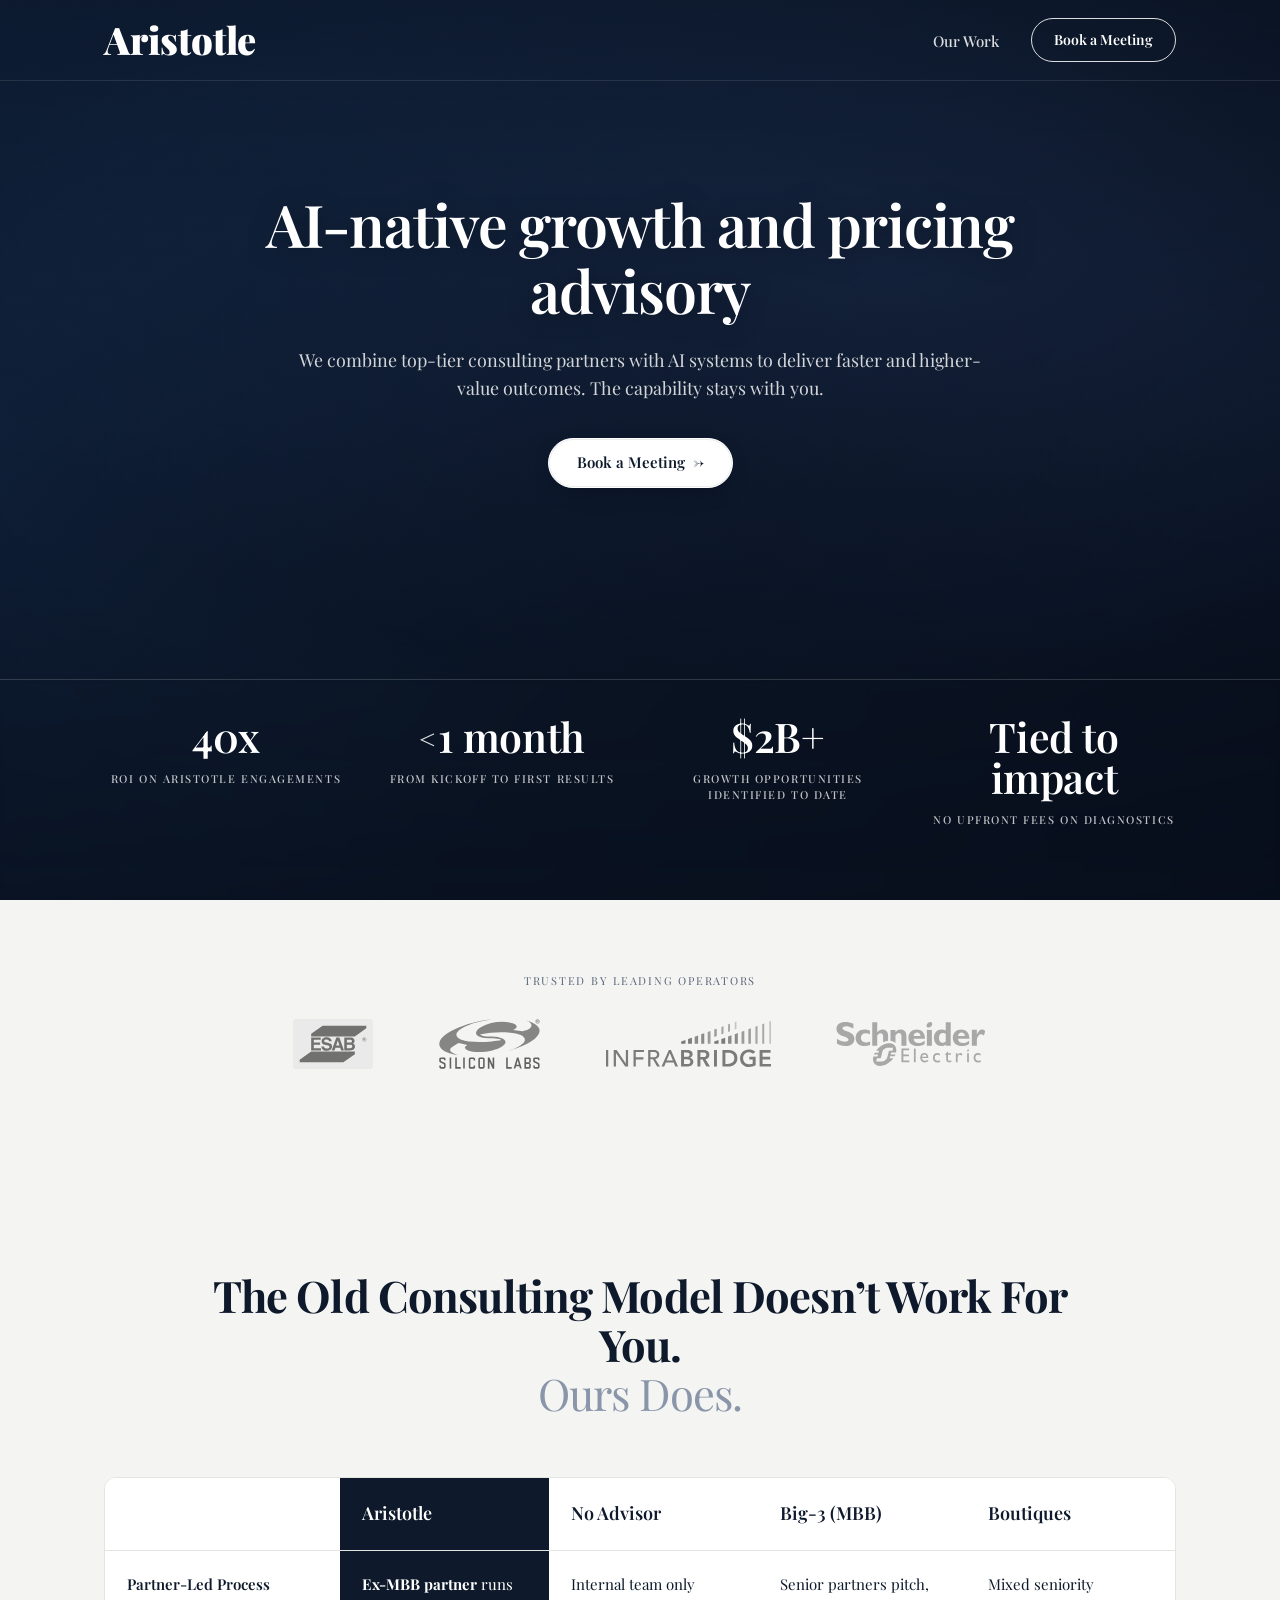
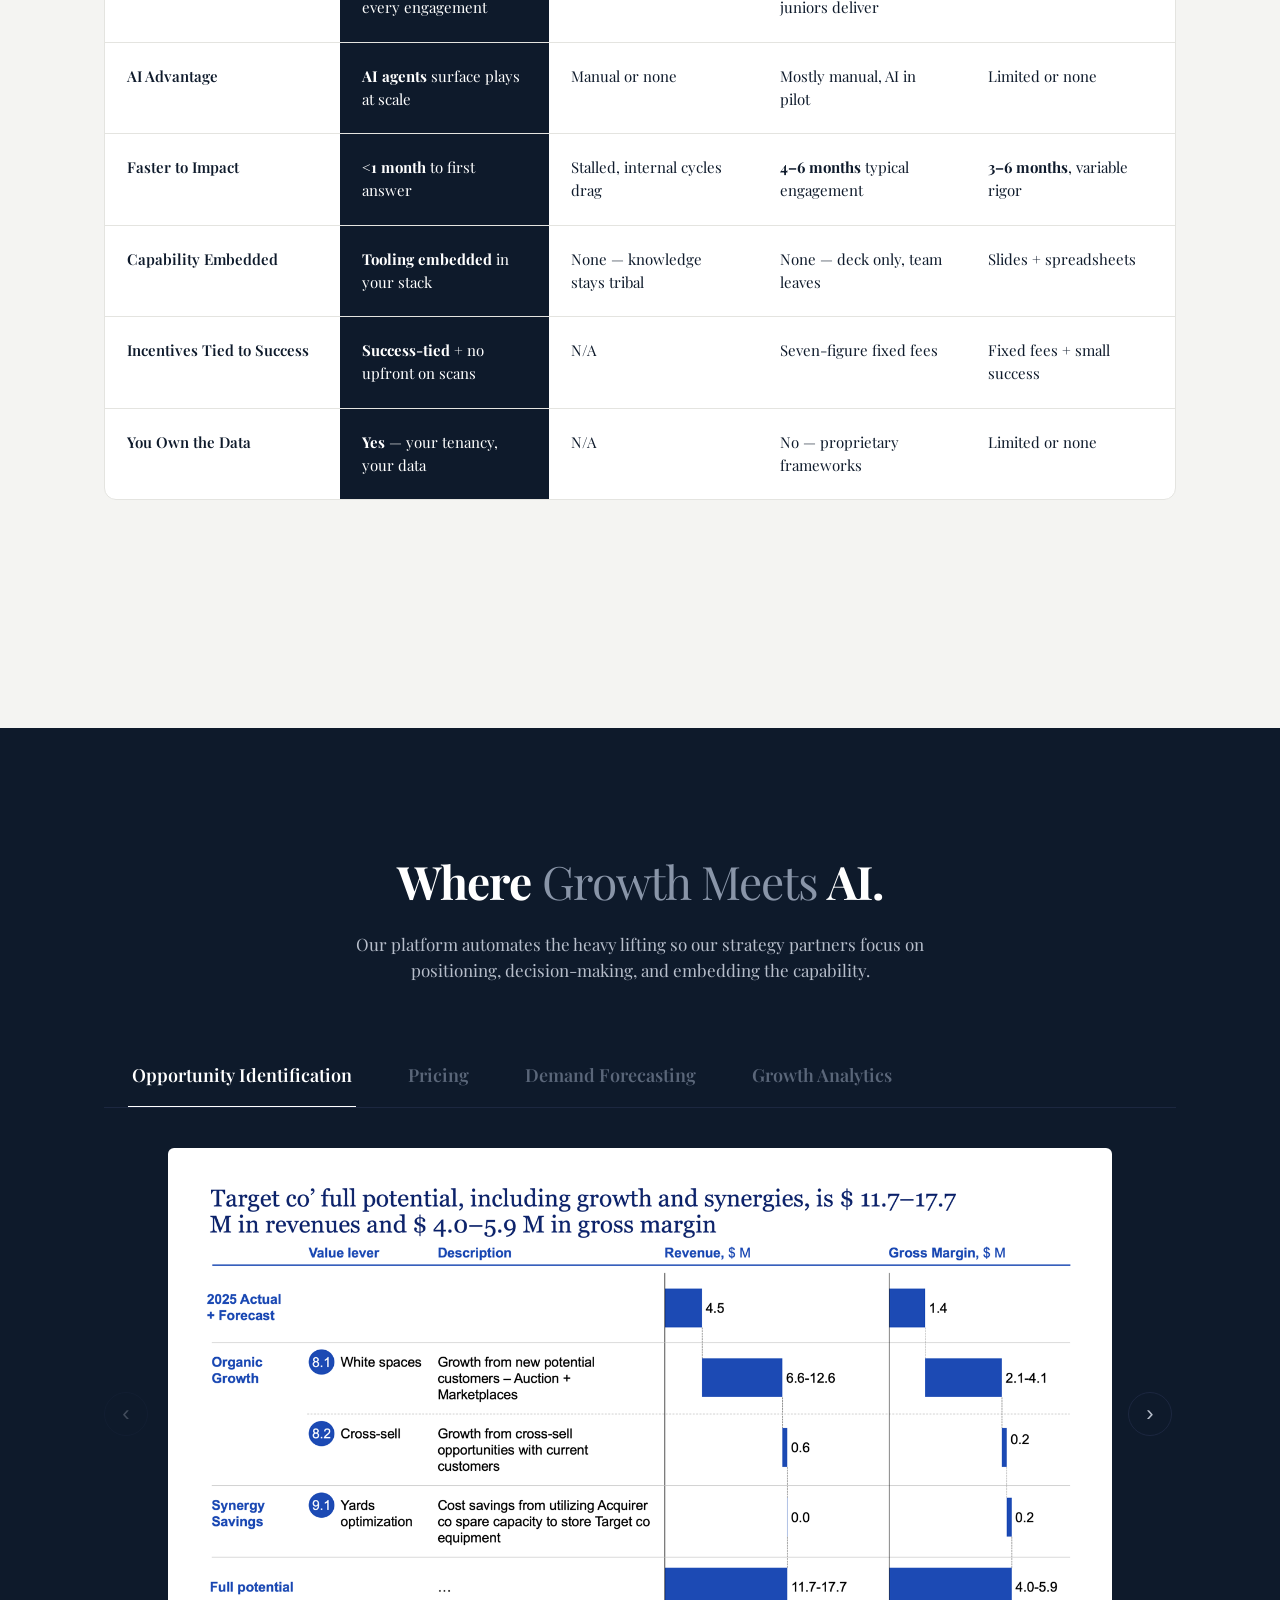
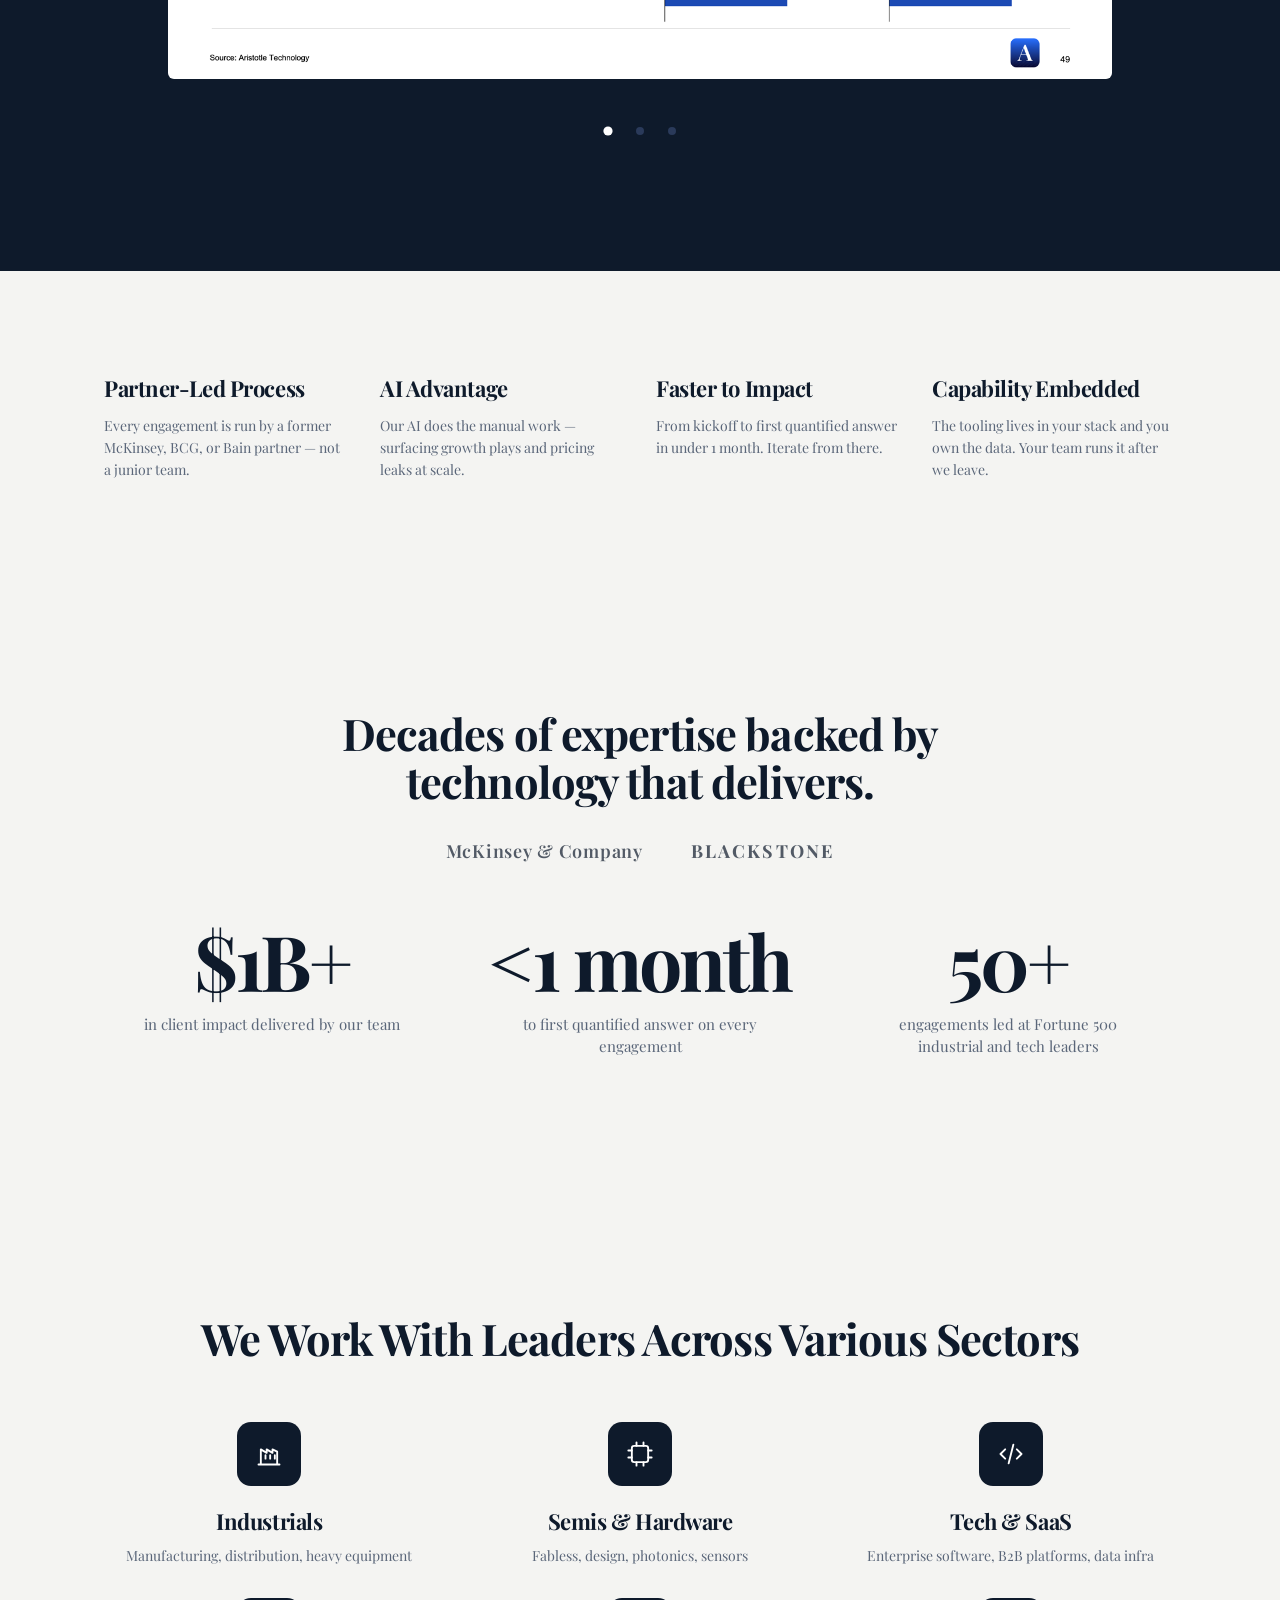
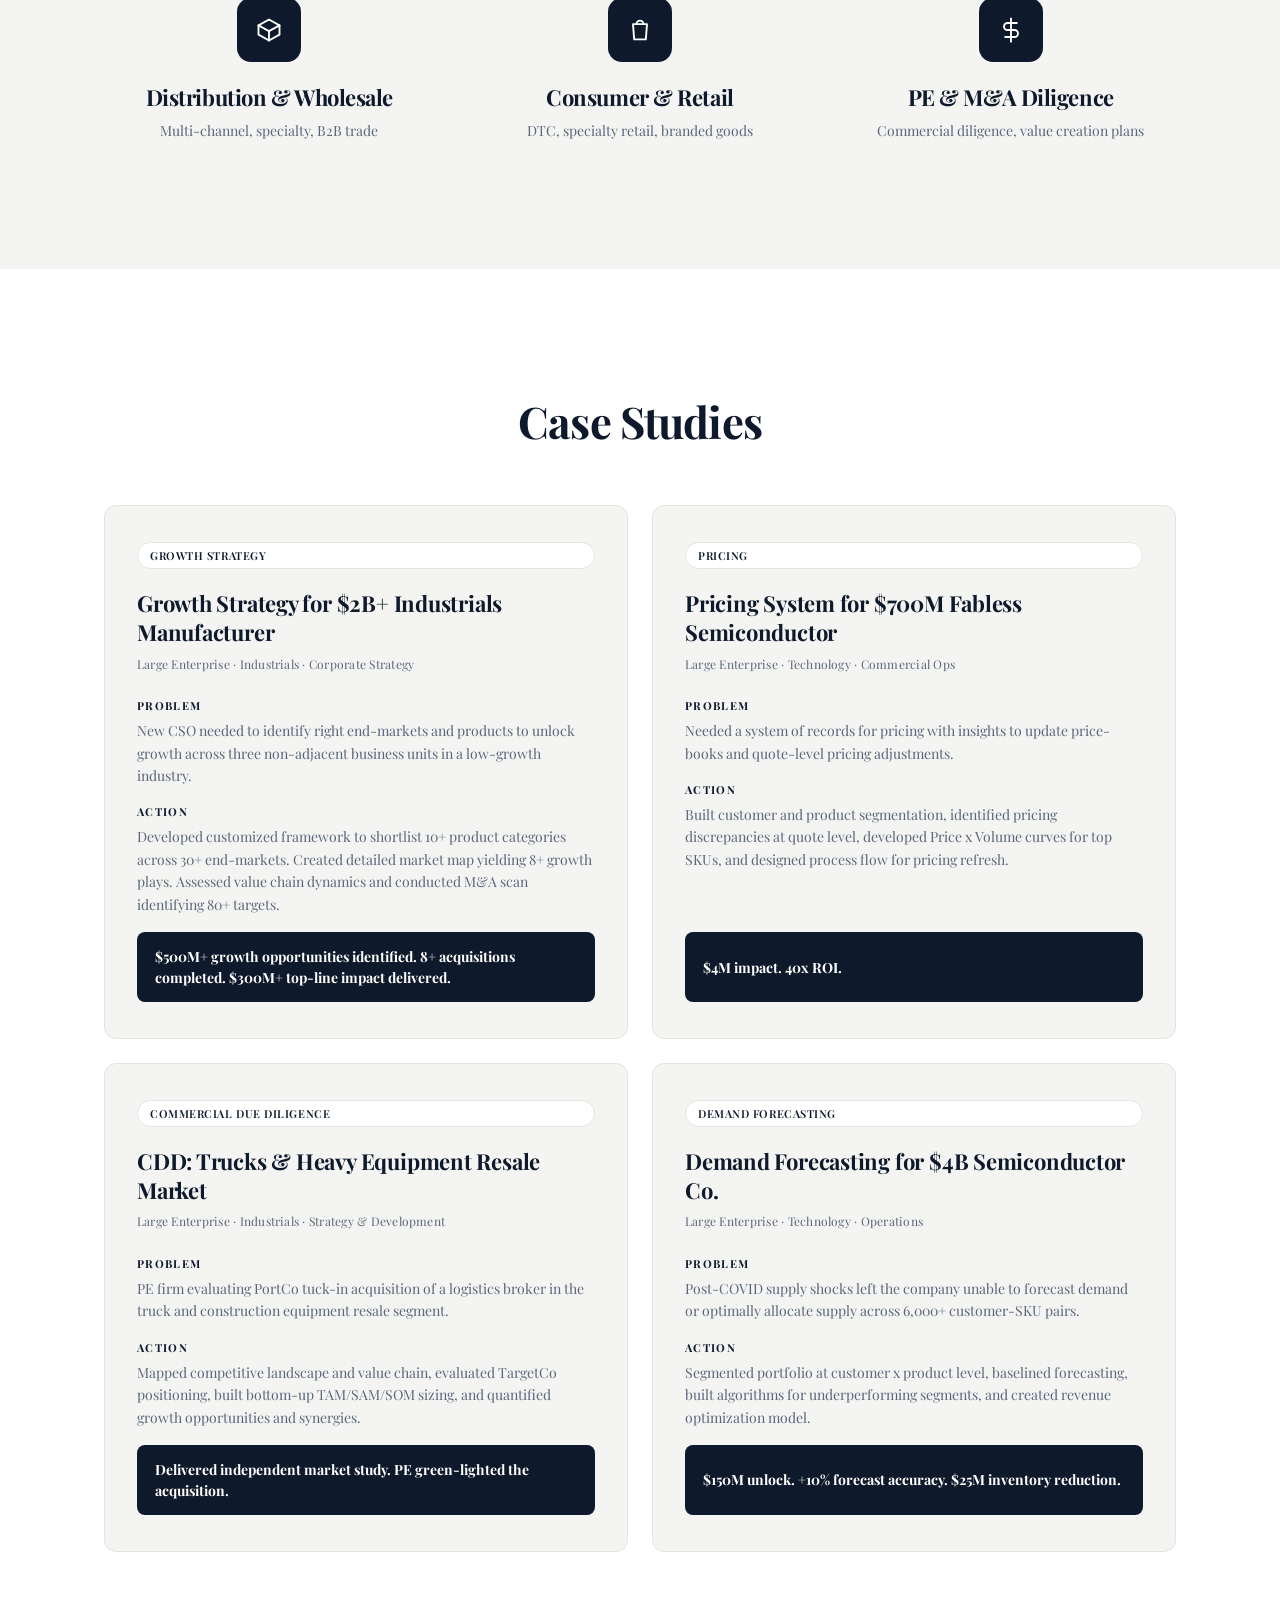
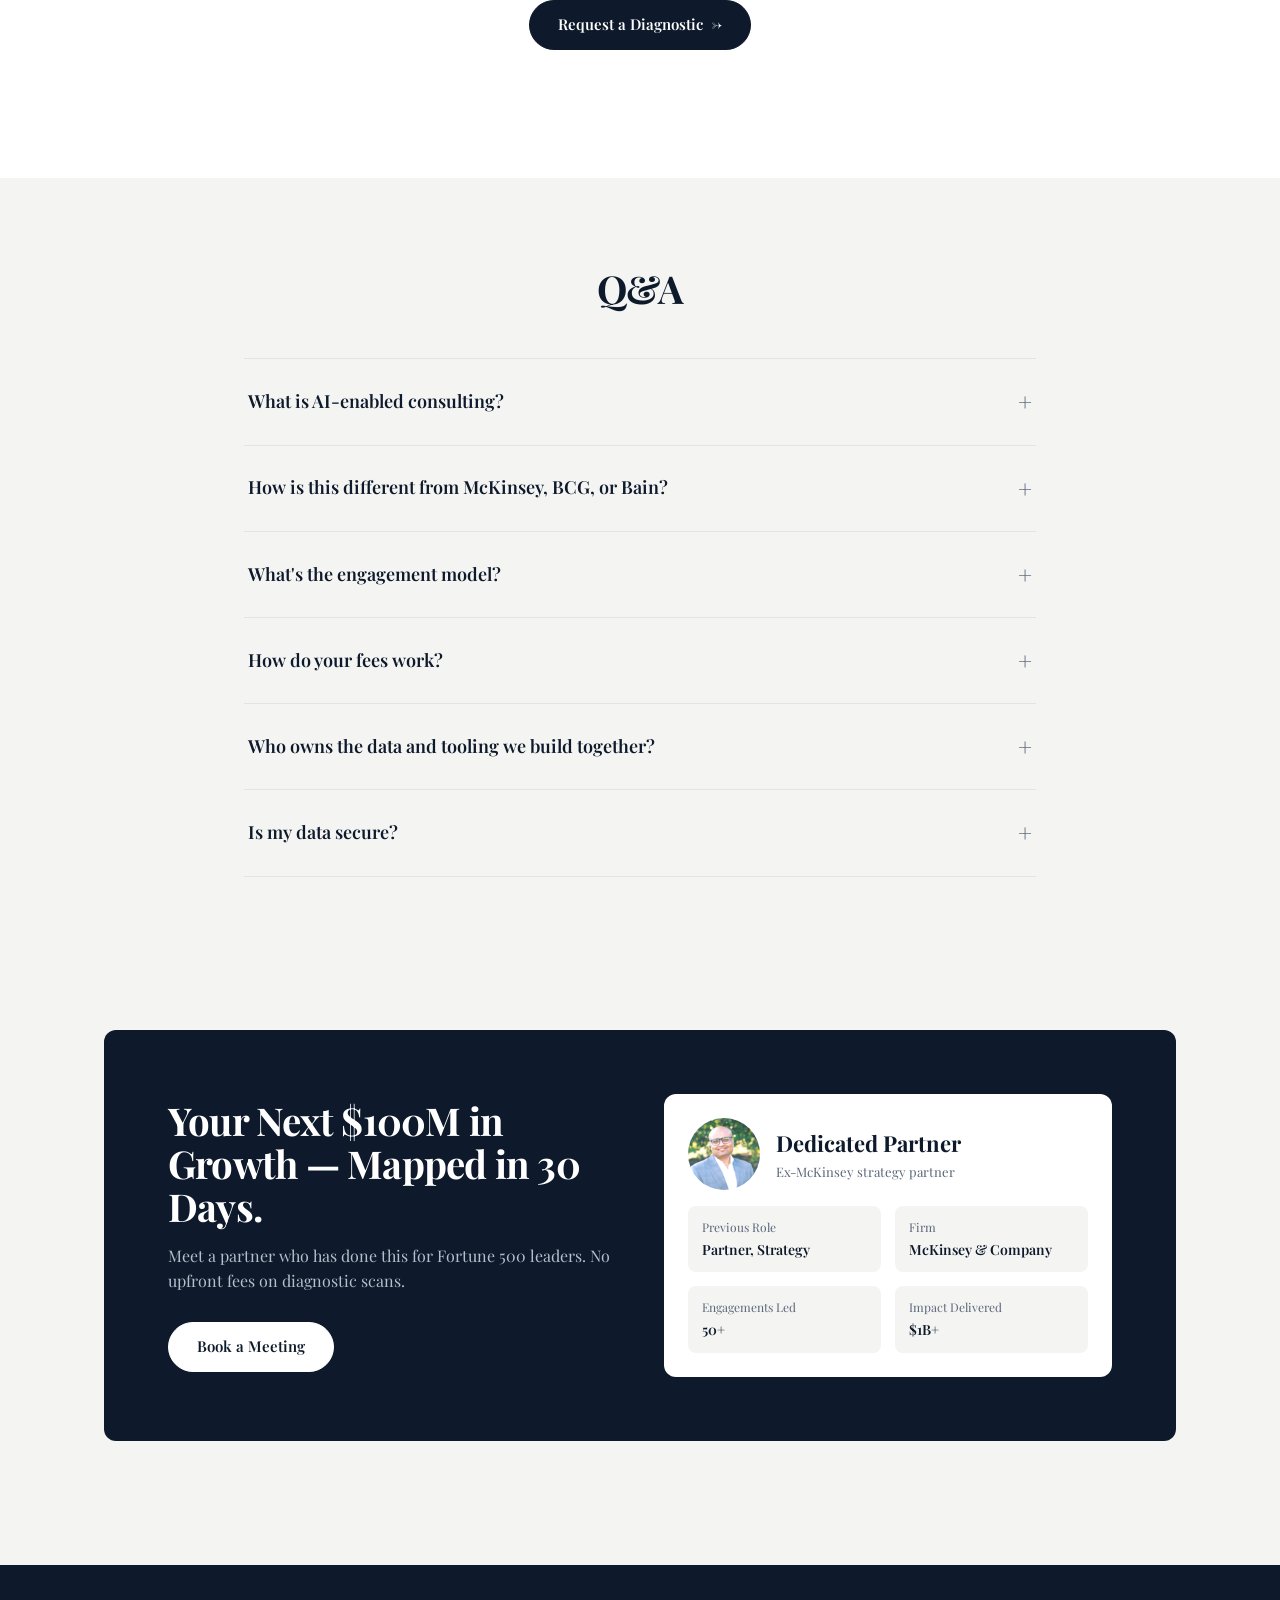
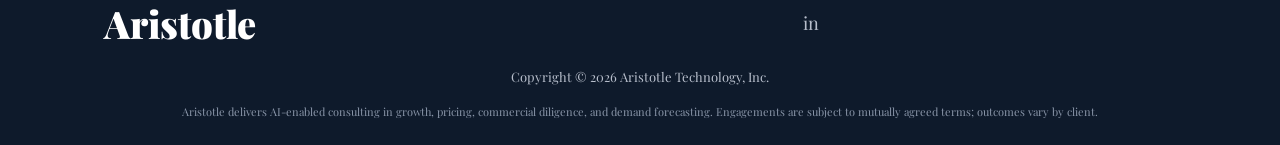
<file: index.html>
<!DOCTYPE html>
<html lang="en">
<head>
<meta charset="UTF-8">
<meta name="viewport" content="width=device-width, initial-scale=1.0">
<link rel="icon" type="image/png" href="images/favicon.png">
<title>Aristotle — AI-native growth and pricing advisory</title>
<link rel="stylesheet" href="styles.css">
</head>
<body>

<!-- ─── NAV ─── -->
<nav class="nav nav--over-hero" id="navbar">
  <div class="nav-inner">
    <a href="#hero" class="logo">Aristotle</a>
    <div class="nav-right">
      <ul class="nav-links" id="nav-links">
        <li><a href="#offerings">Our Work</a></li>
      </ul>
      <div class="nav-cta">
        <a class="btn btn-outline" href="https://calendly.com/sam-aristotle/1-1-catch-up" target="_blank">Book a Meeting</a>
        <button class="nav-hamburger" id="nav-hamburger" aria-label="Open menu" aria-controls="nav-links" aria-expanded="false">
          <svg viewBox="0 0 24 24" fill="none" stroke="currentColor" stroke-width="2" stroke-linecap="round"><path d="M3 6h18M3 12h18M3 18h18"/></svg>
        </button>
      </div>
    </div>
  </div>
</nav>

<!-- ─── HERO (Chicago video background) ─── -->
<section class="hero" id="hero">
  <div class="hero-bg" aria-hidden="true">
    <div class="hero-video-fallback"></div>
    <video class="hero-video" autoplay muted loop playsinline preload="auto"
           disablepictureinpicture disableremoteplayback
           x-webkit-airplay="deny">
      <source src="images/hero-chicago.mp4" type="video/mp4">
    </video>
    <div class="hero-overlay"></div>
    <div class="hero-vignette"></div>
  </div>
  <div class="hero-stack">
    <div class="container hero-inner">
      <h1>AI-native growth and pricing advisory</h1>
      <p class="sub">We combine top-tier consulting partners with AI systems to deliver faster and higher-value outcomes. The capability stays with you.</p>
      <a class="btn btn-primary btn-lg" href="https://calendly.com/sam-aristotle/1-1-catch-up" target="_blank">
        Book a Meeting
        <span class="btn-arrow" aria-hidden="true">→</span>
      </a>
    </div>
    <div class="stat-band stat-band--hero" id="value">
      <div class="stat-grid">
        <div class="stat">
          <div class="num">40x</div>
          <div class="lab">ROI on Aristotle engagements</div>
        </div>
        <div class="stat">
          <div class="num"><span class="num-op">&lt;</span>1 month</div>
          <div class="lab">From kickoff to first results</div>
        </div>
        <div class="stat">
          <div class="num">$2B+</div>
          <div class="lab">Growth opportunities identified to date</div>
        </div>
        <div class="stat">
          <div class="num">Tied to impact</div>
          <div class="lab">No upfront fees on diagnostics</div>
        </div>
      </div>
    </div>
  </div>
</section>

<!-- ─── CLIENT LOGOS ─── -->
<section class="clients" aria-label="Selected clients">
  <p class="clients-eyebrow">Trusted by leading operators</p>
  <div class="clients-row">
    <img src="images/clients/esab.svg" alt="ESAB" class="client-logo">
    <img src="images/clients/siliconlabs.svg" alt="Silicon Labs" class="client-logo">
    <!-- TODO(logos): Quant Global — entity not yet confirmed, drop images/clients/quantglobal.svg and enable:
    <img src="images/clients/quantglobal.svg" alt="Quant Global" class="client-logo"> -->
    <img src="images/clients/infrabridge.svg" alt="InfraBridge" class="client-logo">
    <img src="images/clients/schneider.svg" alt="Schneider Electric" class="client-logo">
  </div>
</section>

<!-- ─── COMPARISON ─── -->
<section class="section" id="different">
  <h2>The Old Consulting Model Doesn&rsquo;t Work For You.<br><span class="grey">Ours Does.</span></h2>
  <div class="compare-wrap">
    <table class="compare">
      <thead>
        <tr>
          <th></th>
          <th class="col-head col-us">Aristotle</th>
          <th class="col-head">No Advisor</th>
          <th class="col-head">Big-3 (MBB)</th>
          <th class="col-head">Boutiques</th>
        </tr>
      </thead>
      <tbody>
        <tr>
          <td class="compare-row-label">Partner-Led Process</td>
          <td class="col-us compare-cell"><strong>Ex-MBB partner</strong> runs every engagement</td>
          <td class="compare-cell">Internal team only</td>
          <td class="compare-cell">Senior partners pitch, juniors deliver</td>
          <td class="compare-cell">Mixed seniority</td>
        </tr>
        <tr>
          <td class="compare-row-label">AI Advantage</td>
          <td class="col-us compare-cell"><strong>AI agents</strong> surface plays at scale</td>
          <td class="compare-cell">Manual or none</td>
          <td class="compare-cell">Mostly manual, AI in pilot</td>
          <td class="compare-cell">Limited or none</td>
        </tr>
        <tr>
          <td class="compare-row-label">Faster to Impact</td>
          <td class="col-us compare-cell"><strong>&lt;1 month</strong> to first answer</td>
          <td class="compare-cell">Stalled, internal cycles drag</td>
          <td class="compare-cell"><strong>4–6 months</strong> typical engagement</td>
          <td class="compare-cell"><strong>3–6 months</strong>, variable rigor</td>
        </tr>
        <tr>
          <td class="compare-row-label">Capability Embedded</td>
          <td class="col-us compare-cell"><strong>Tooling embedded</strong> in your stack</td>
          <td class="compare-cell">None — knowledge stays tribal</td>
          <td class="compare-cell">None — deck only, team leaves</td>
          <td class="compare-cell">Slides + spreadsheets</td>
        </tr>
        <tr>
          <td class="compare-row-label">Incentives Tied to Success</td>
          <td class="col-us compare-cell"><strong>Success-tied</strong> + no upfront on scans</td>
          <td class="compare-cell">N/A</td>
          <td class="compare-cell">Seven-figure fixed fees</td>
          <td class="compare-cell">Fixed fees + small success</td>
        </tr>
        <tr>
          <td class="compare-row-label">You Own the Data</td>
          <td class="col-us compare-cell"><strong>Yes</strong> — your tenancy, your data</td>
          <td class="compare-cell">N/A</td>
          <td class="compare-cell">No — proprietary frameworks</td>
          <td class="compare-cell">Limited or none</td>
        </tr>
      </tbody>
    </table>
  </div>
</section>

<!-- ─── PLATFORM (Where Growth Meets AI) ─── -->
<section class="platform-section">
  <div class="platform" id="offerings">
    <h3 class="platform-h3">Where <span class="grey">Growth Meets</span> AI.</h3>
    <p class="platform-lead">Our platform automates the heavy lifting so our strategy partners focus on positioning, decision-making, and embedding the capability.</p>

    <div class="pillar-deck">
      <div class="pillar-tabs" role="tablist" aria-label="Aristotle platform pillars">
        <button type="button" class="pillar-tab is-active" role="tab"
                id="pillar-tab-opportunity" aria-controls="pillar-panel-opportunity"
                aria-selected="true" data-pillar="opportunity">Opportunity Identification</button>
        <button type="button" class="pillar-tab" role="tab"
                id="pillar-tab-pricing" aria-controls="pillar-panel-pricing"
                aria-selected="false" tabindex="-1" data-pillar="pricing">Pricing</button>
        <button type="button" class="pillar-tab" role="tab"
                id="pillar-tab-forecasting" aria-controls="pillar-panel-forecasting"
                aria-selected="false" tabindex="-1" data-pillar="forecasting">Demand Forecasting</button>
        <button type="button" class="pillar-tab" role="tab"
                id="pillar-tab-growth-analytics" aria-controls="pillar-panel-growth-analytics"
                aria-selected="false" tabindex="-1" data-pillar="growth-analytics">Growth Analytics</button>
      </div>

      <div class="pillar-panels">
        <!-- Opportunity Identification -->
        <div class="pillar-panel is-active" role="tabpanel"
             id="pillar-panel-opportunity" aria-labelledby="pillar-tab-opportunity"
             data-pillar="opportunity">
          <div class="carousel" data-current="0">
            <button type="button" class="carousel-prev" aria-label="Previous slide">‹</button>
            <div class="carousel-viewport">
              <div class="carousel-track">
                <div class="carousel-slide">
                  <img class="slide-image" src="images/decks/opportunity/slide_1.png" alt="Target co. full potential including growth and synergies: $11.7-17.7M in revenues and $4.0-5.9M in gross margin. Value-lever waterfall from 2025 Actual+Forecast ($4.5M revenue, $1.4M GM) through Organic Growth (White spaces $6.6-12.6M, Cross-sell $0.6M) and Synergy Savings (Yards optimization).">
                </div>
                <div class="carousel-slide">
                  <img class="slide-image" src="images/decks/opportunity/slide_2.png" alt="White space potential among top 8 marketplace players estimated at $2.6-4.6M. Table compares GTV, SAM equivalent, target co. addressable market share, and white-space potential per key player (Trader Interactive, RB Global, Liquidity, My Little Salesman, MB, Boom &amp; Bucket, Rock Global) with commentary on logistics broker and in-house services.">
                </div>
                <div class="carousel-slide">
                  <img class="slide-image" src="images/decks/opportunity/slide_3.png" alt="Target co. can capture up to $0.6M additional revenues from cross-sell opportunities. Stacked bar of cross-sell potential ($601k total: Pre-sale transportation $472k, Make-ready $118k, Inspection $11k) with main opportunities per customer: Bidadoo +$370k in pre-sale transportation, RB Global +$90k in make-ready, Black Star +$100k in pre-sale transportation.">
                </div>
              </div>
            </div>
            <button type="button" class="carousel-next" aria-label="Next slide">›</button>
            <div class="carousel-dots" aria-label="Slide navigation">
              <button type="button" class="carousel-dot is-active" aria-label="Slide 1" data-index="0"></button>
              <button type="button" class="carousel-dot" aria-label="Slide 2" data-index="1"></button>
              <button type="button" class="carousel-dot" aria-label="Slide 3" data-index="2"></button>
            </div>
          </div>
        </div>

        <!-- Pricing -->
        <div class="pillar-panel" role="tabpanel"
             id="pillar-panel-pricing" aria-labelledby="pillar-tab-pricing"
             data-pillar="pricing" hidden>
          <div class="carousel" data-current="0">
            <button type="button" class="carousel-prev" aria-label="Previous slide">‹</button>
            <div class="carousel-viewport">
              <div class="carousel-track">
                <div class="carousel-slide">
                  <img class="slide-image" src="images/decks/pricing/slide_1.png" alt="Price Index heatmap by customer segment and business unit. 4x5 grid of customer segments (Segment 1-3 plus All Customers) crossed with anonymized business units (BU 1-4 plus All BUs). Cells are colored red/yellow/orange/green to indicate average price index from low to high.">
                </div>
                <div class="carousel-slide">
                  <img class="slide-image" src="images/decks/pricing/slide_2.png" alt="Discrepancy scatter plot — price index versus actual annualized units across anonymized customers in four product segments. Yellow and red zones flag dispersion and discrepancy thresholds.">
                </div>
                <div class="carousel-slide">
                  <img class="slide-image" src="images/decks/pricing/slide_3.png" alt="Pricing uplift impact by customer, top 20 by impact value. Horizontal bar chart ranking anonymized customers (Customer 1 through Customer 19, plus Other) by total uplift opportunity.">
                </div>
              </div>
            </div>
            <button type="button" class="carousel-next" aria-label="Next slide">›</button>
            <div class="carousel-dots" aria-label="Slide navigation">
              <button type="button" class="carousel-dot is-active" aria-label="Slide 1" data-index="0"></button>
              <button type="button" class="carousel-dot" aria-label="Slide 2" data-index="1"></button>
              <button type="button" class="carousel-dot" aria-label="Slide 3" data-index="2"></button>
            </div>
          </div>
        </div>

        <!-- Demand Forecasting -->
        <div class="pillar-panel" role="tabpanel"
             id="pillar-panel-forecasting" aria-labelledby="pillar-tab-forecasting"
             data-pillar="forecasting" hidden>
          <div class="carousel" data-current="0">
            <button type="button" class="carousel-prev" aria-label="Previous slide">‹</button>
            <div class="carousel-viewport">
              <div class="carousel-track">
                <div class="carousel-slide">
                  <img class="slide-image" src="images/decks/forecasting/slide_1.png" alt="Forecasting KPIs evaluated along three dimensions: Forecast Input Completeness (share of forecast buckets completed), Forecast Accuracy (1 minus mean absolute percent error at parent account level, three-month lag), and Forecast Bias (sum of forecast over sum of actuals).">
                </div>
                <div class="carousel-slide">
                  <img class="slide-image" src="images/decks/forecasting/slide_2.png" alt="Forecast accuracy typically lags best-in-class benchmarks. Six panels show 1Q through 6Q lag accuracy from 2018 to 2022, with two customer cohorts (Named Accounts versus Rest of Other) plotted against BIC 1-3Q and 4-6Q lag benchmarks.">
                </div>
              </div>
            </div>
            <button type="button" class="carousel-next" aria-label="Next slide">›</button>
            <div class="carousel-dots" aria-label="Slide navigation">
              <button type="button" class="carousel-dot is-active" aria-label="Slide 1" data-index="0"></button>
              <button type="button" class="carousel-dot" aria-label="Slide 2" data-index="1"></button>
            </div>
          </div>
        </div>

        <!-- Growth Analytics -->
        <div class="pillar-panel" role="tabpanel"
             id="pillar-panel-growth-analytics" aria-labelledby="pillar-tab-growth-analytics"
             data-pillar="growth-analytics" hidden>
          <div class="carousel" data-current="0">
            <button type="button" class="carousel-prev" aria-label="Previous slide">‹</button>
            <div class="carousel-viewport">
              <div class="carousel-track">
                <div class="carousel-slide">
                  <img class="slide-image" src="images/decks/geospatial/slide_1.png" alt="Geospatial yard-layout analysis for acquirer and target. US map shading state-level employment of transport and warehouse workers as a proxy for logistics movement, with target-co yard locations overlaid; supports cost-savings analysis for spare-capacity yards within a 20-mile radius.">
                </div>
              </div>
            </div>
            <button type="button" class="carousel-next" aria-label="Next slide">›</button>
            <div class="carousel-dots" aria-label="Slide navigation">
              <button type="button" class="carousel-dot is-active" aria-label="Slide 1" data-index="0"></button>
            </div>
          </div>
        </div>
      </div>
    </div>
  </div>

  <div class="pillars">
    <div class="pillar">
      <h4>Partner-Led Process</h4>
      <p>Every engagement is run by a former McKinsey, BCG, or Bain partner — not a junior team.</p>
    </div>
    <div class="pillar">
      <h4>AI Advantage</h4>
      <p>Our AI does the manual work — surfacing growth plays and pricing leaks at scale.</p>
    </div>
    <div class="pillar">
      <h4>Faster to Impact</h4>
      <p>From kickoff to first quantified answer in under 1 month. Iterate from there.</p>
    </div>
    <div class="pillar">
      <h4>Capability Embedded</h4>
      <p>The tooling lives in your stack and you own the data. Your team runs it after we leave.</p>
    </div>
  </div>
</section>

<!-- ─── CREDIBILITY BAND ─── -->
<section class="cred" id="expertise">
  <h2>Decades of expertise backed by<br>technology that delivers.</h2>
  <div class="cred-alumni" aria-label="Team alumni firms">
    <span>McKinsey &amp; Company</span>
    <span>BLACKSTONE</span>
  </div>
  <div class="cred-grid">
    <div>
      <div class="cred-num">$1B+</div>
      <div class="cred-lab">in client impact delivered by our team</div>
    </div>
    <div>
      <div class="cred-num">&lt;1 month</div>
      <div class="cred-lab">to first quantified answer on every engagement</div>
    </div>
    <div>
      <div class="cred-num">50+</div>
      <div class="cred-lab">engagements led at Fortune 500 industrial and tech leaders</div>
    </div>
  </div>
</section>

<!-- ─── SECTORS ─── -->
<section class="sectors" id="sectors">
  <h2>We Work With <strong>Leaders Across Various Sectors</strong></h2>
  <div class="sector-grid">
    <div class="sector">
      <div class="icon" aria-hidden="true">
        <svg viewBox="0 0 24 24" fill="none" stroke="currentColor" stroke-width="1.6" stroke-linecap="round" stroke-linejoin="round"><path d="M3 21h18M5 21V8l5 3V8l5 3V8l4 2v11"/><path d="M9 13v3M13 13v3M17 13v3"/></svg>
      </div>
      <h4>Industrials</h4>
      <p>Manufacturing, distribution, heavy equipment</p>
    </div>
    <div class="sector">
      <div class="icon" aria-hidden="true">
        <svg viewBox="0 0 24 24" fill="none" stroke="currentColor" stroke-width="1.6" stroke-linecap="round" stroke-linejoin="round"><rect x="5" y="5" width="14" height="14" rx="2"/><path d="M9 5V2M15 5V2M9 22v-3M15 22v-3M2 9h3M2 15h3M19 9h3M19 15h3"/></svg>
      </div>
      <h4>Semis &amp; Hardware</h4>
      <p>Fabless, design, photonics, sensors</p>
    </div>
    <div class="sector">
      <div class="icon" aria-hidden="true">
        <svg viewBox="0 0 24 24" fill="none" stroke="currentColor" stroke-width="1.6" stroke-linecap="round" stroke-linejoin="round"><path d="M7 8l-4 4 4 4M17 8l4 4-4 4M14 4l-4 16"/></svg>
      </div>
      <h4>Tech &amp; SaaS</h4>
      <p>Enterprise software, B2B platforms, data infra</p>
    </div>
    <div class="sector">
      <div class="icon" aria-hidden="true">
        <svg viewBox="0 0 24 24" fill="none" stroke="currentColor" stroke-width="1.6" stroke-linecap="round" stroke-linejoin="round"><path d="M21 8 12 3 3 8l9 5 9-5z"/><path d="M3 8v8l9 5 9-5V8"/><path d="M12 13v8"/></svg>
      </div>
      <h4>Distribution &amp; Wholesale</h4>
      <p>Multi-channel, specialty, B2B trade</p>
    </div>
    <div class="sector">
      <div class="icon" aria-hidden="true">
        <svg viewBox="0 0 24 24" fill="none" stroke="currentColor" stroke-width="1.6" stroke-linecap="round" stroke-linejoin="round"><path d="M6 7h12l-1 13H7L6 7z"/><path d="M9 7a3 3 0 1 1 6 0"/></svg>
      </div>
      <h4>Consumer &amp; Retail</h4>
      <p>DTC, specialty retail, branded goods</p>
    </div>
    <div class="sector">
      <div class="icon" aria-hidden="true">
        <svg viewBox="0 0 24 24" fill="none" stroke="currentColor" stroke-width="1.6" stroke-linecap="round" stroke-linejoin="round"><path d="M12 2v20M17 6H9a3 3 0 0 0 0 6h6a3 3 0 0 1 0 6H7"/></svg>
      </div>
      <h4>PE &amp; M&amp;A Diligence</h4>
      <p>Commercial diligence, value creation plans</p>
    </div>
  </div>
</section>

<!-- ─── CASE STUDIES ─── -->
<section class="cases" id="cases">
  <h2>Case Studies</h2>
  <div class="cases-grid">
    <div class="case-card">
      <span class="case-tag">Growth Strategy</span>
      <h3>Growth Strategy for $2B+ Industrials Manufacturer</h3>
      <div class="case-meta">Large Enterprise · Industrials · Corporate Strategy</div>
      <div class="case-section">
        <div class="case-section-label">Problem</div>
        <div class="case-section-text">New CSO needed to identify right end-markets and products to unlock growth across three non-adjacent business units in a low-growth industry.</div>
      </div>
      <div class="case-section">
        <div class="case-section-label">Action</div>
        <div class="case-section-text">Developed customized framework to shortlist 10+ product categories across 30+ end-markets. Created detailed market map yielding 8+ growth plays. Assessed value chain dynamics and conducted M&amp;A scan identifying 80+ targets.</div>
      </div>
      <div class="case-result">
        <div class="case-result-text">$500M+ growth opportunities identified. 8+ acquisitions completed. $300M+ top-line impact delivered.</div>
      </div>
    </div>
    <div class="case-card">
      <span class="case-tag">Pricing</span>
      <h3>Pricing System for $700M Fabless Semiconductor</h3>
      <div class="case-meta">Large Enterprise · Technology · Commercial Ops</div>
      <div class="case-section">
        <div class="case-section-label">Problem</div>
        <div class="case-section-text">Needed a system of records for pricing with insights to update price-books and quote-level pricing adjustments.</div>
      </div>
      <div class="case-section">
        <div class="case-section-label">Action</div>
        <div class="case-section-text">Built customer and product segmentation, identified pricing discrepancies at quote level, developed Price x Volume curves for top SKUs, and designed process flow for pricing refresh.</div>
      </div>
      <div class="case-result">
        <div class="case-result-text">$4M impact. 40x ROI.</div>
      </div>
    </div>
    <div class="case-card">
      <span class="case-tag">Commercial Due Diligence</span>
      <h3>CDD: Trucks &amp; Heavy Equipment Resale Market</h3>
      <div class="case-meta">Large Enterprise · Industrials · Strategy &amp; Development</div>
      <div class="case-section">
        <div class="case-section-label">Problem</div>
        <div class="case-section-text">PE firm evaluating PortCo tuck-in acquisition of a logistics broker in the truck and construction equipment resale segment.</div>
      </div>
      <div class="case-section">
        <div class="case-section-label">Action</div>
        <div class="case-section-text">Mapped competitive landscape and value chain, evaluated TargetCo positioning, built bottom-up TAM/SAM/SOM sizing, and quantified growth opportunities and synergies.</div>
      </div>
      <div class="case-result">
        <div class="case-result-text">Delivered independent market study. PE green-lighted the acquisition.</div>
      </div>
    </div>
    <div class="case-card">
      <span class="case-tag">Demand Forecasting</span>
      <h3>Demand Forecasting for $4B Semiconductor Co.</h3>
      <div class="case-meta">Large Enterprise · Technology · Operations</div>
      <div class="case-section">
        <div class="case-section-label">Problem</div>
        <div class="case-section-text">Post-COVID supply shocks left the company unable to forecast demand or optimally allocate supply across 6,000+ customer-SKU pairs.</div>
      </div>
      <div class="case-section">
        <div class="case-section-label">Action</div>
        <div class="case-section-text">Segmented portfolio at customer x product level, baselined forecasting, built algorithms for underperforming segments, and created revenue optimization model.</div>
      </div>
      <div class="case-result">
        <div class="case-result-text">$150M unlock. +10% forecast accuracy. $25M inventory reduction.</div>
      </div>
    </div>
  </div>
  <div class="cases-cta">
    <a class="btn btn-primary btn-lg" href="https://calendly.com/sam-aristotle/1-1-catch-up" target="_blank">
      Request a Diagnostic
      <span class="btn-arrow" aria-hidden="true">→</span>
    </a>
  </div>
</section>

<!-- ─── Q&A ─── -->
<section class="qa" id="qa">
  <h2>Q&amp;A</h2>
  <div class="qa-list">
    <details class="qa-item">
      <summary>What is AI-enabled consulting?</summary>
      <p>A new operating model that combines top-tier strategy partners with AI tools that stay inside your stack — so your team can re-run the analysis, not pay for a refresh.</p>
    </details>
    <details class="qa-item">
      <summary>How is this different from McKinsey, BCG, or Bain?</summary>
      <p>Same caliber of analysis (our team comes from MBB), but tied to outcome-based fees and a durable AI capability handover, not a deck. We're faster, cheaper, and the capability stays.</p>
    </details>
    <details class="qa-item">
      <summary>What's the engagement model?</summary>
      <p>Diagnostic Scan (2 weeks, no upfront fee) → Transformation Sprint (8–12 weeks, blended fixed + success fee) → Compound (quarterly iterations on the AI tools).</p>
    </details>
    <details class="qa-item">
      <summary>How do your fees work?</summary>
      <p>No upfront fees on diagnostic scans. Blended fixed + success fees on transformation engagements. Our incentives are aligned with yours.</p>
    </details>
    <details class="qa-item">
      <summary>Who owns the data and tooling we build together?</summary>
      <p>You own the data. The tooling — models, dashboards, and playbooks — is embedded in your tenancy, and we hand over keys at the end of the engagement.</p>
    </details>
    <details class="qa-item">
      <summary>Is my data secure?</summary>
      <p>Yes. SOC 2 Type II controls, with all client data staying in your cloud. We work inside your tenancy — your data never leaves.</p>
    </details>
  </div>
</section>

<!-- ─── CLOSING CTA ─── -->
<section class="closing" id="contact">
  <div class="closing-card">
    <div>
      <h2>Your Next $100M in Growth — Mapped in 30 Days.</h2>
      <p>Meet a partner who has done this for Fortune 500 leaders. No upfront fees on diagnostic scans.</p>
      <div class="cta">
        <a class="btn btn-on-dark btn-primary btn-lg" href="https://calendly.com/sam-aristotle/1-1-catch-up" target="_blank">Book a Meeting</a>
      </div>
    </div>
    <div class="advisor-card">
      <div class="advisor-head">
        <div class="advisor-avatar"><img src="images/sam.jpeg" alt="Sam Garg, Founder"></div>
        <div>
          <div class="advisor-name">Dedicated Partner</div>
          <div style="color:var(--ink-muted);font-size:13px;margin-top:2px">Ex-McKinsey strategy partner</div>
        </div>
      </div>
      <dl class="advisor-meta">
        <div class="cell">
          <div class="l">Previous Role</div>
          <div class="v">Partner, Strategy</div>
        </div>
        <div class="cell">
          <div class="l">Firm</div>
          <div class="v">McKinsey &amp; Company</div>
        </div>
        <div class="cell">
          <div class="l">Engagements Led</div>
          <div class="v">50+</div>
        </div>
        <div class="cell">
          <div class="l">Impact Delivered</div>
          <div class="v">$1B+</div>
        </div>
      </dl>
    </div>
  </div>
</section>

<!-- ─── FOOTER ─── -->
<footer>
  <div class="row">
    <div class="logo">Aristotle</div>
    <div class="footer-lin"><a href="https://www.linkedin.com/company/aristotletechnology/" target="_blank" aria-label="Aristotle on LinkedIn">in</a></div>
  </div>
  <div class="copyright">Copyright &copy; 2026 Aristotle Technology, Inc.</div>
  <div class="disclaimer">
    Aristotle delivers AI-enabled consulting in growth, pricing, commercial diligence, and demand forecasting.
    Engagements are subject to mutually agreed terms; outcomes vary by client.
  </div>
</footer>

<script>
// Smooth scroll for in-page anchors
document.querySelectorAll('a[href^="#"]').forEach(anchor => {
  anchor.addEventListener('click', function (e) {
    const target = document.querySelector(this.getAttribute('href'));
    if (target) {
      e.preventDefault();
      target.scrollIntoView({ behavior: 'smooth', block: 'start' });
    }
  });
});

// Transparent-over-hero nav: add .is-scrolled once we've scrolled past a threshold
const navEl = document.getElementById('navbar');
if (navEl && navEl.classList.contains('nav--over-hero')) {
  const updateNavState = () => {
    navEl.classList.toggle('is-scrolled', window.scrollY > 24);
  };
  updateNavState();
  window.addEventListener('scroll', updateNavState, { passive: true });
}

// Mobile nav toggle
const navBtn = document.getElementById('nav-hamburger');
const navLinks = document.getElementById('nav-links');
if (navBtn && navLinks) {
  navBtn.addEventListener('click', () => {
    const isOpen = navLinks.classList.toggle('open');
    navBtn.setAttribute('aria-expanded', String(isOpen));
    navBtn.setAttribute('aria-label', isOpen ? 'Close menu' : 'Open menu');
  });
  navLinks.querySelectorAll('a').forEach(a => {
    a.addEventListener('click', () => {
      navLinks.classList.remove('open');
      navBtn.setAttribute('aria-expanded', 'false');
      navBtn.setAttribute('aria-label', 'Open menu');
    });
  });
}

// Pillar deck — tab switching across the 4 pillars + carousel per panel
const pillarDeck = document.querySelector('.pillar-deck');
if (pillarDeck) {
  const tabs = Array.from(pillarDeck.querySelectorAll('.pillar-tab'));
  const panels = Array.from(pillarDeck.querySelectorAll('.pillar-panel'));
  const resetCarouselByPillar = {};

  function activatePillar(pillar) {
    tabs.forEach(t => {
      const isActive = t.dataset.pillar === pillar;
      t.classList.toggle('is-active', isActive);
      t.setAttribute('aria-selected', String(isActive));
      t.setAttribute('tabindex', isActive ? '0' : '-1');
    });
    panels.forEach(p => {
      const isActive = p.dataset.pillar === pillar;
      p.classList.toggle('is-active', isActive);
      if (isActive) p.removeAttribute('hidden'); else p.setAttribute('hidden', '');
    });
    // Reset the newly-active pillar's carousel to slide 0 so users always
    // re-enter a pillar at its first slide.
    const reset = resetCarouselByPillar[pillar];
    if (reset) reset();
  }

  tabs.forEach((tab, idx) => {
    tab.addEventListener('click', () => activatePillar(tab.dataset.pillar));
    tab.addEventListener('keydown', (e) => {
      if (e.key !== 'ArrowRight' && e.key !== 'ArrowLeft') return;
      e.preventDefault();
      const dir = e.key === 'ArrowRight' ? 1 : -1;
      const next = tabs[(idx + dir + tabs.length) % tabs.length];
      next.focus();
      activatePillar(next.dataset.pillar);
    });
  });

  panels.forEach(panel => {
    const carousel = panel.querySelector('.carousel');
    if (!carousel) return;
    const track = carousel.querySelector('.carousel-track');
    const slides = Array.from(carousel.querySelectorAll('.carousel-slide'));
    const prevBtn = carousel.querySelector('.carousel-prev');
    const nextBtn = carousel.querySelector('.carousel-next');
    const dots = Array.from(carousel.querySelectorAll('.carousel-dot'));
    let current = 0;

    function go(index) {
      current = Math.max(0, Math.min(slides.length - 1, index));
      track.style.transform = `translateX(-${current * 100}%)`;
      dots.forEach((d, i) => d.classList.toggle('is-active', i === current));
      prevBtn.disabled = current === 0;
      nextBtn.disabled = current === slides.length - 1;
      carousel.dataset.current = String(current);
    }

    prevBtn.addEventListener('click', () => go(current - 1));
    nextBtn.addEventListener('click', () => go(current + 1));
    dots.forEach((dot, i) => dot.addEventListener('click', () => go(i)));

    carousel.addEventListener('keydown', (e) => {
      if (e.key === 'ArrowRight') { e.preventDefault(); go(current + 1); }
      else if (e.key === 'ArrowLeft') { e.preventDefault(); go(current - 1); }
    });

    resetCarouselByPillar[panel.dataset.pillar] = () => go(0);
    go(0);
  });
}
</script>

</body>
</html>
</file>
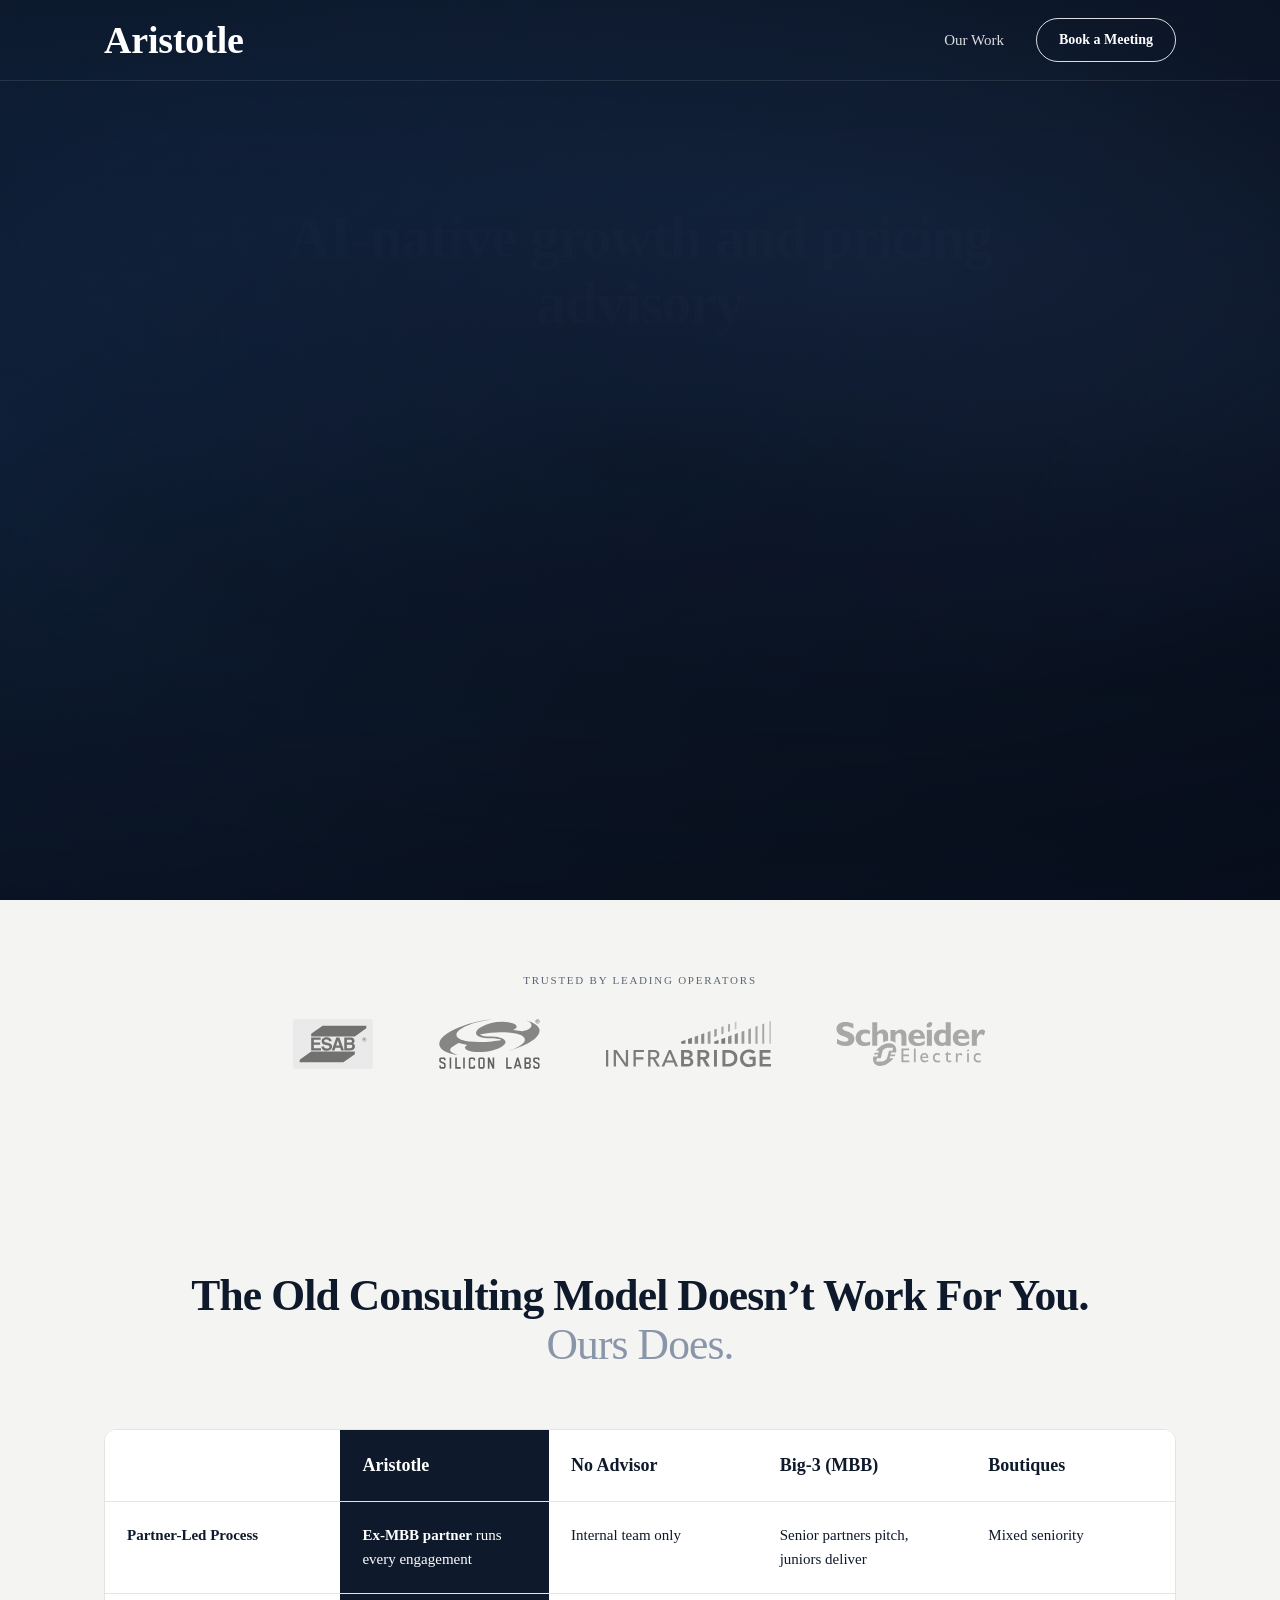
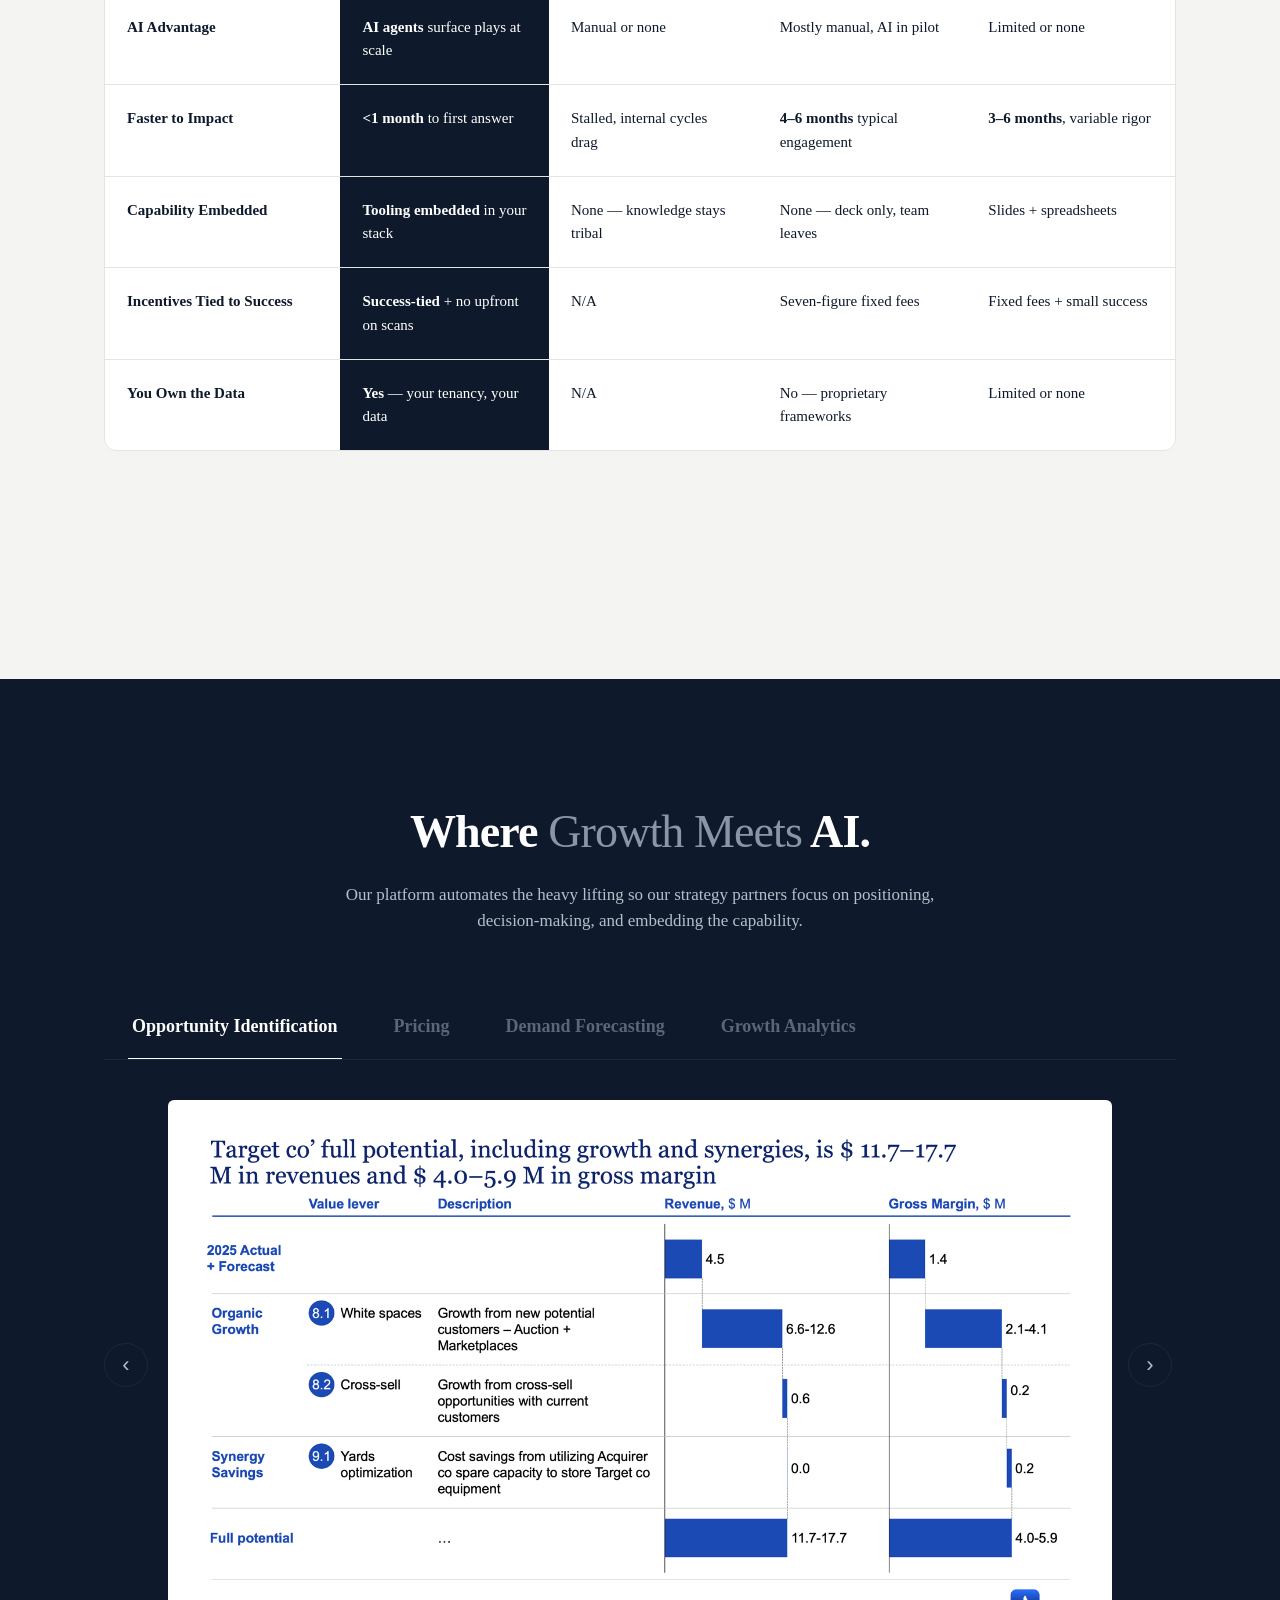
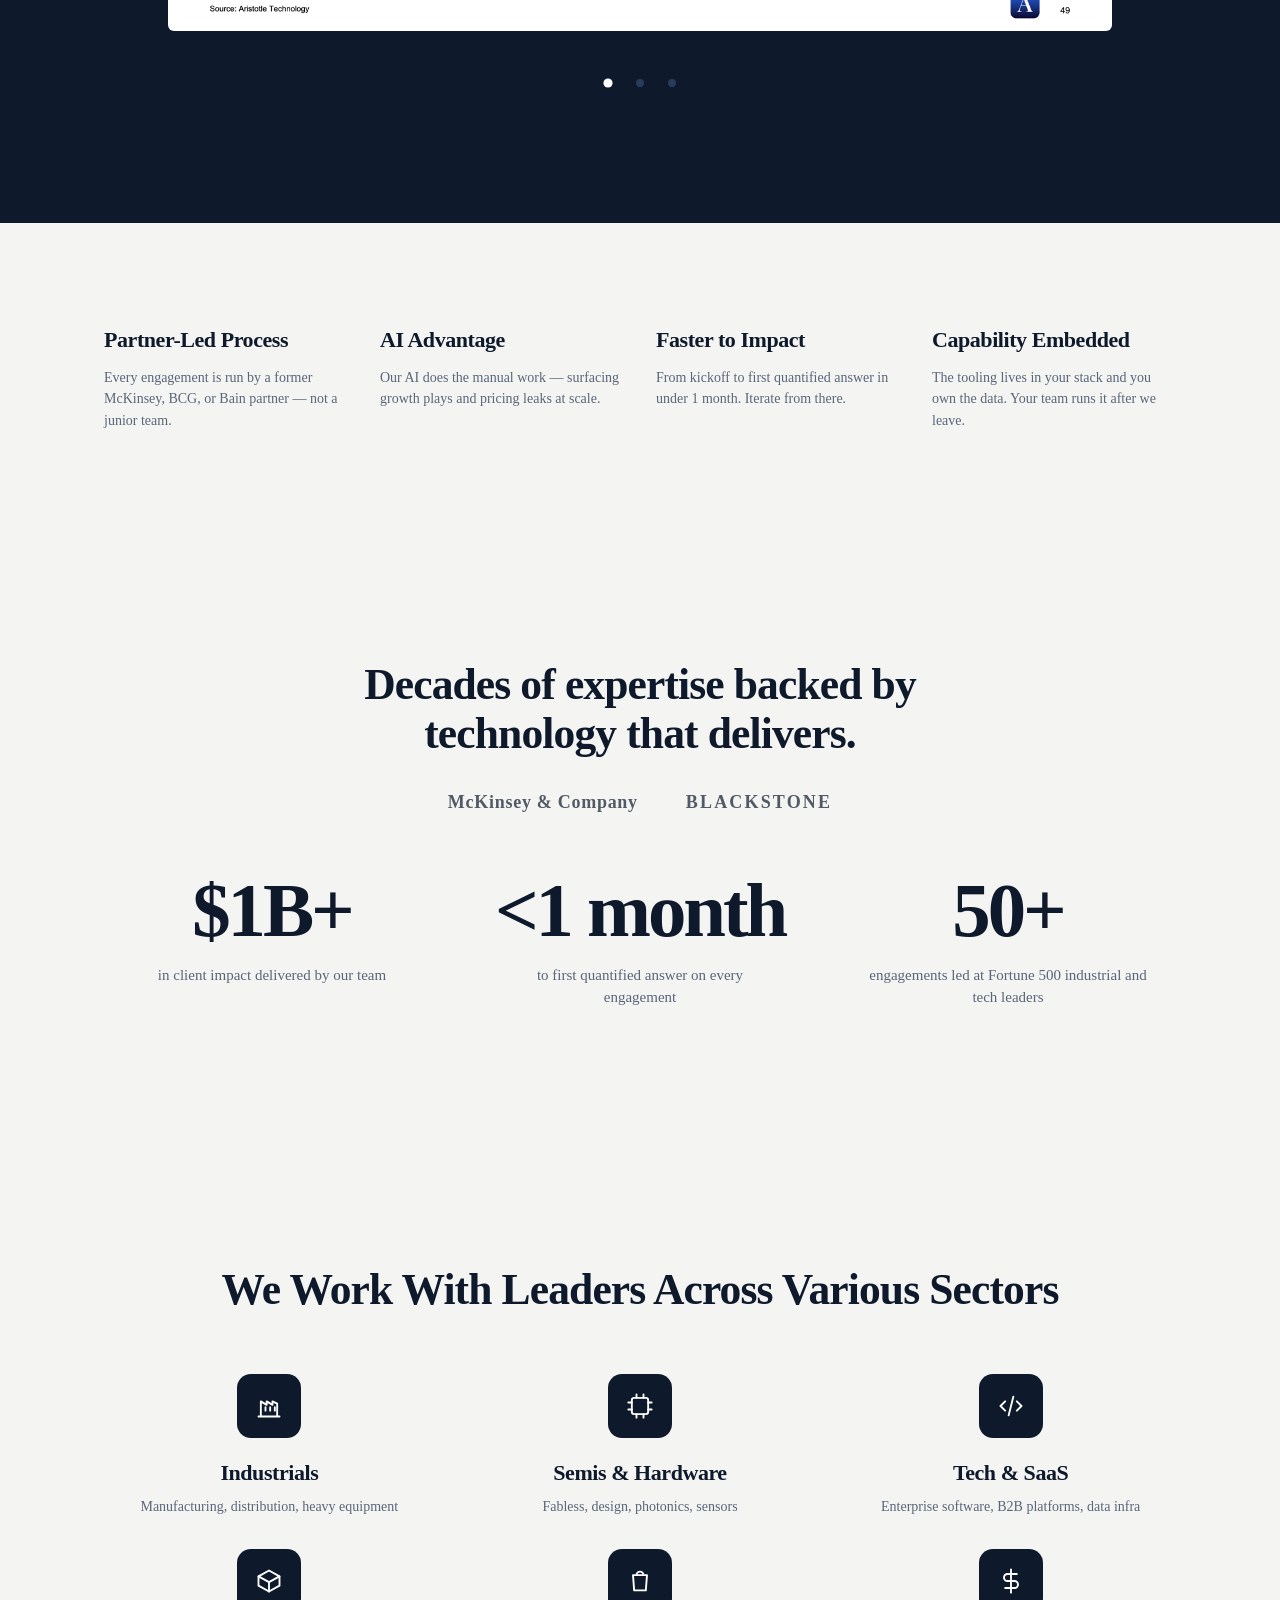
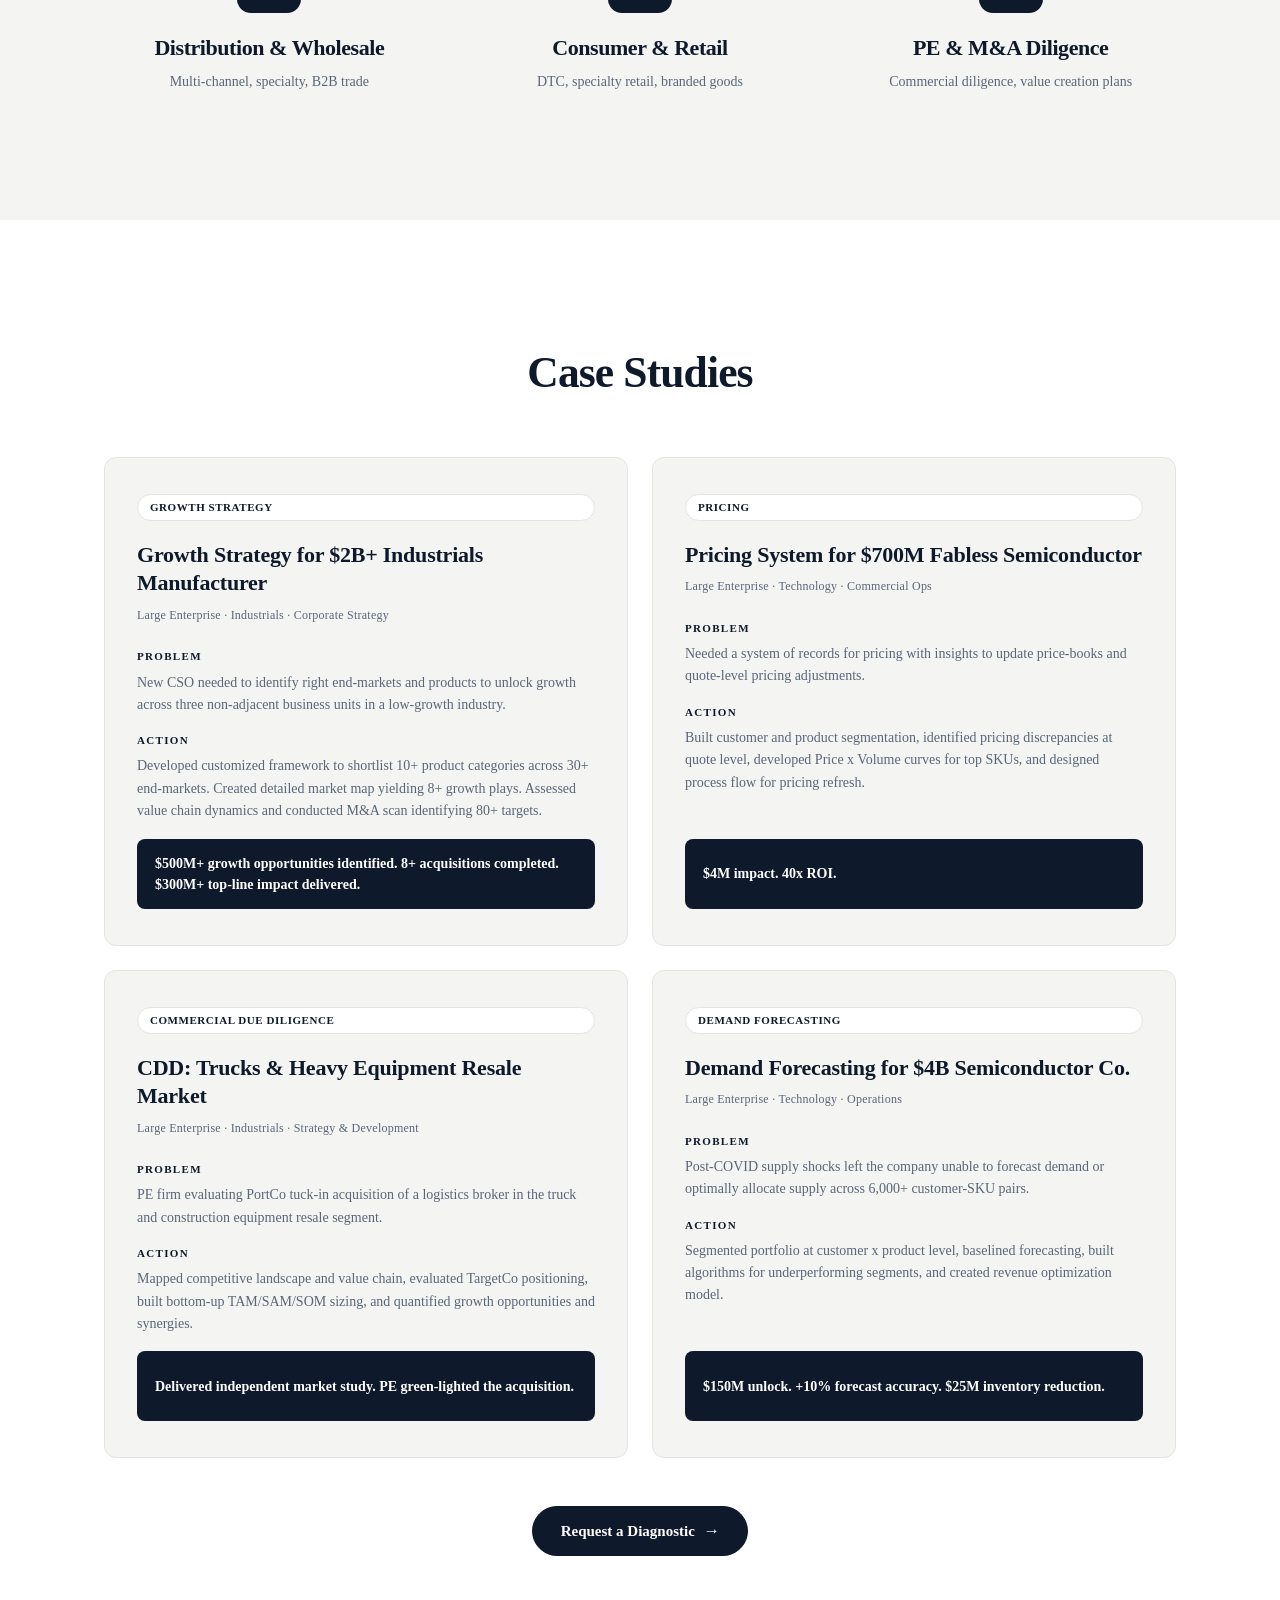
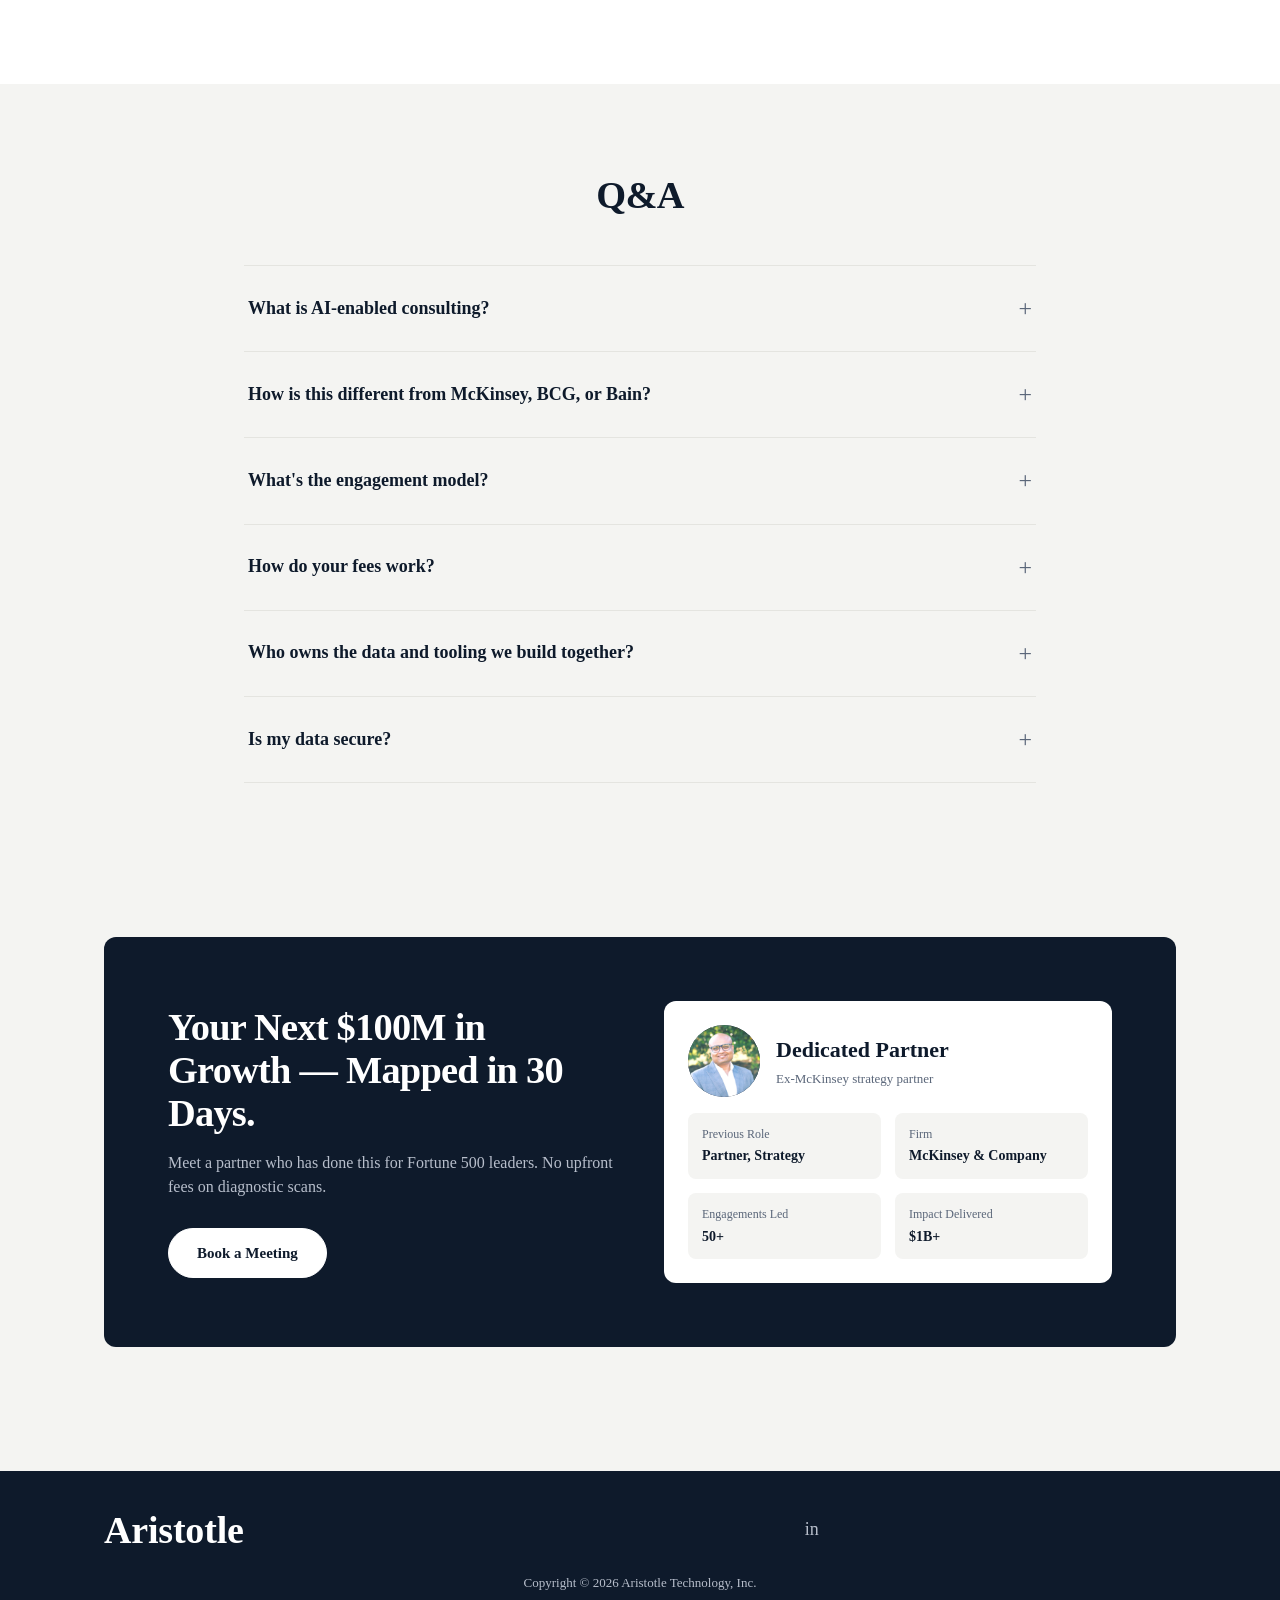
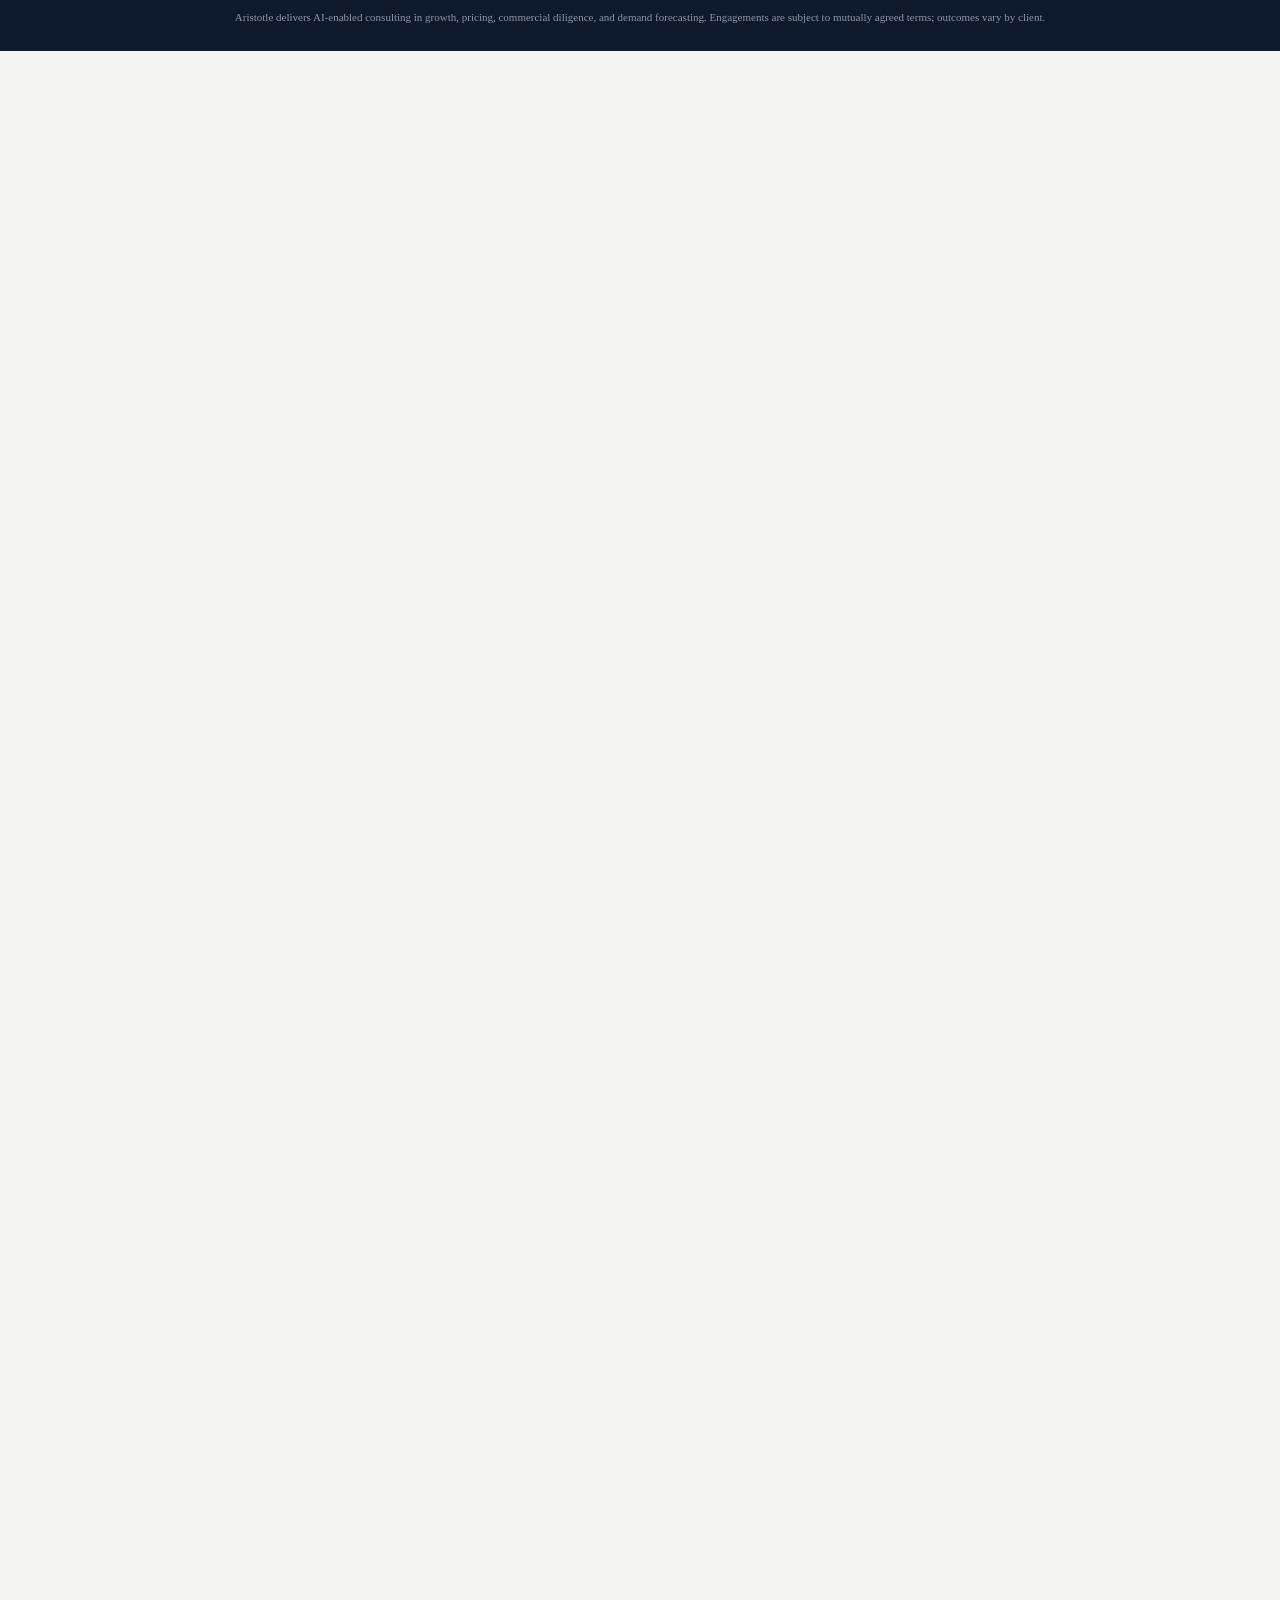
<file: insights.html>
<!DOCTYPE html>
<html lang="en">
<head>
<meta charset="UTF-8">
<meta name="viewport" content="width=device-width, initial-scale=1.0">
<meta name="robots" content="noindex,nofollow">
<meta http-equiv="refresh" content="0; url=index.html">
<link rel="canonical" href="index.html">
<link rel="icon" type="image/png" href="images/favicon.png">
<title>Aristotle</title>
<link rel="stylesheet" href="styles.css">
</head>
<body>

<nav class="nav" id="navbar">
  <div class="nav-inner">
    <a href="index.html" class="logo">Aristotle</a>
    <ul class="nav-links" id="nav-links">
      <li><a href="insights.html" class="nav-active">Insights</a></li>
      <li><a href="team.html">Team</a></li>
      <li><a href="index.html#cases">Case Studies</a></li>
    </ul>
    <div class="nav-cta">
      <a class="btn btn-outline" href="https://calendly.com/sam-aristotle/1-1-catch-up" target="_blank">Book a Meeting</a>
      <button class="nav-hamburger" id="nav-hamburger" aria-label="Open menu" aria-controls="nav-links" aria-expanded="false">
        <svg viewBox="0 0 24 24" fill="none" stroke="currentColor" stroke-width="2" stroke-linecap="round"><path d="M3 6h18M3 12h18M3 18h18"/></svg>
      </button>
    </div>
  </div>
</nav>

<section class="internal-page-wrap">
  <div class="internal-page-header">
    <div class="internal-page-eyebrow">Insights</div>
    <h1 class="internal-page-title">Notes from the field</h1>
    <p class="internal-page-sub">Field-tested perspectives on revenue, pricing, geography, and where AI is actually moving the needle.</p>
  </div>

  <div class="insights-page-grid">
    <article class="insight-card">
      <div class="insight-tag">Pricing</div>
      <h3>Why your pricing model expires the day you ship it</h3>
      <div class="insight-meta">Coming soon</div>
    </article>
    <article class="insight-card">
      <div class="insight-tag">Growth Strategy</div>
      <h3>Adjacency scans: the cheapest growth lever most companies skip</h3>
      <div class="insight-meta">Coming soon</div>
    </article>
    <article class="insight-card">
      <div class="insight-tag">AI in Consulting</div>
      <h3>The hand-off problem: why consulting capabilities don't stick</h3>
      <div class="insight-meta">Coming soon</div>
    </article>
    <article class="insight-card">
      <div class="insight-tag">Demand Forecasting</div>
      <h3>The forecast-accuracy ceiling — and how to break it</h3>
      <div class="insight-meta">Coming soon</div>
    </article>
    <article class="insight-card">
      <div class="insight-tag">Commercial Due Diligence</div>
      <h3>What 80+ growth-target scans taught us about pre-deal diligence</h3>
      <div class="insight-meta">Coming soon</div>
    </article>
    <article class="insight-card">
      <div class="insight-tag">Geospatial</div>
      <h3>Trade-area economics are eating national-rollup playbooks</h3>
      <div class="insight-meta">Coming soon</div>
    </article>
  </div>

  <p class="insights-page-note">Posts are in draft. <a href="https://calendly.com/sam-aristotle/1-1-catch-up" target="_blank">Book a Meeting</a> to dig into any of these topics directly.</p>
</section>

<footer>
  <div class="row">
    <a href="index.html" class="logo">Aristotle</a>
    <div class="footer-lin"><a href="https://www.linkedin.com/company/aristotletechnology/" target="_blank" aria-label="Aristotle on LinkedIn">in</a></div>
  </div>
  <div class="copyright">Copyright &copy; 2026 Aristotle Technology, Inc.</div>
</footer>

<script>
const navBtn = document.getElementById('nav-hamburger');
const navLinks = document.getElementById('nav-links');
if (navBtn && navLinks) {
  navBtn.addEventListener('click', () => {
    const isOpen = navLinks.classList.toggle('open');
    navBtn.setAttribute('aria-expanded', String(isOpen));
    navBtn.setAttribute('aria-label', isOpen ? 'Close menu' : 'Open menu');
  });
  navLinks.querySelectorAll('a').forEach(a => {
    a.addEventListener('click', () => {
      navLinks.classList.remove('open');
      navBtn.setAttribute('aria-expanded', 'false');
      navBtn.setAttribute('aria-label', 'Open menu');
    });
  });
}
</script>

</body>
</html>
</file>
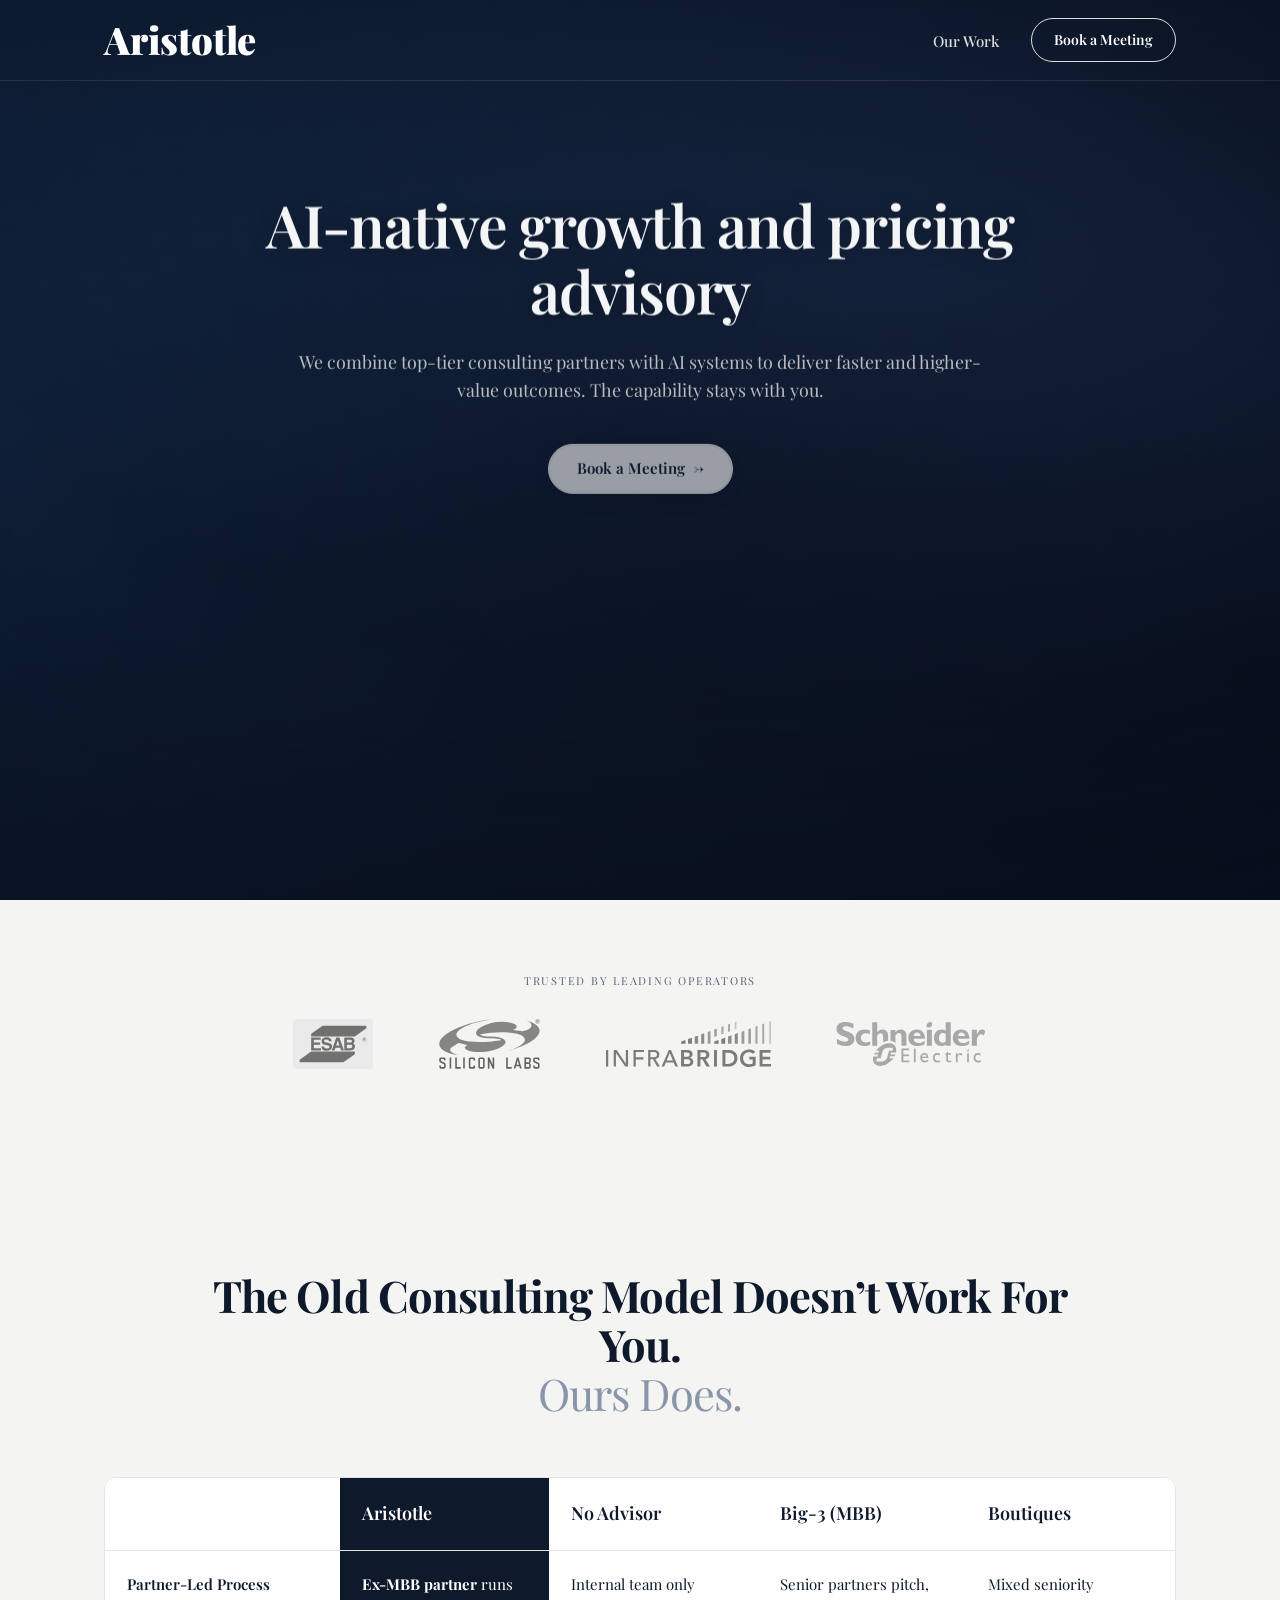
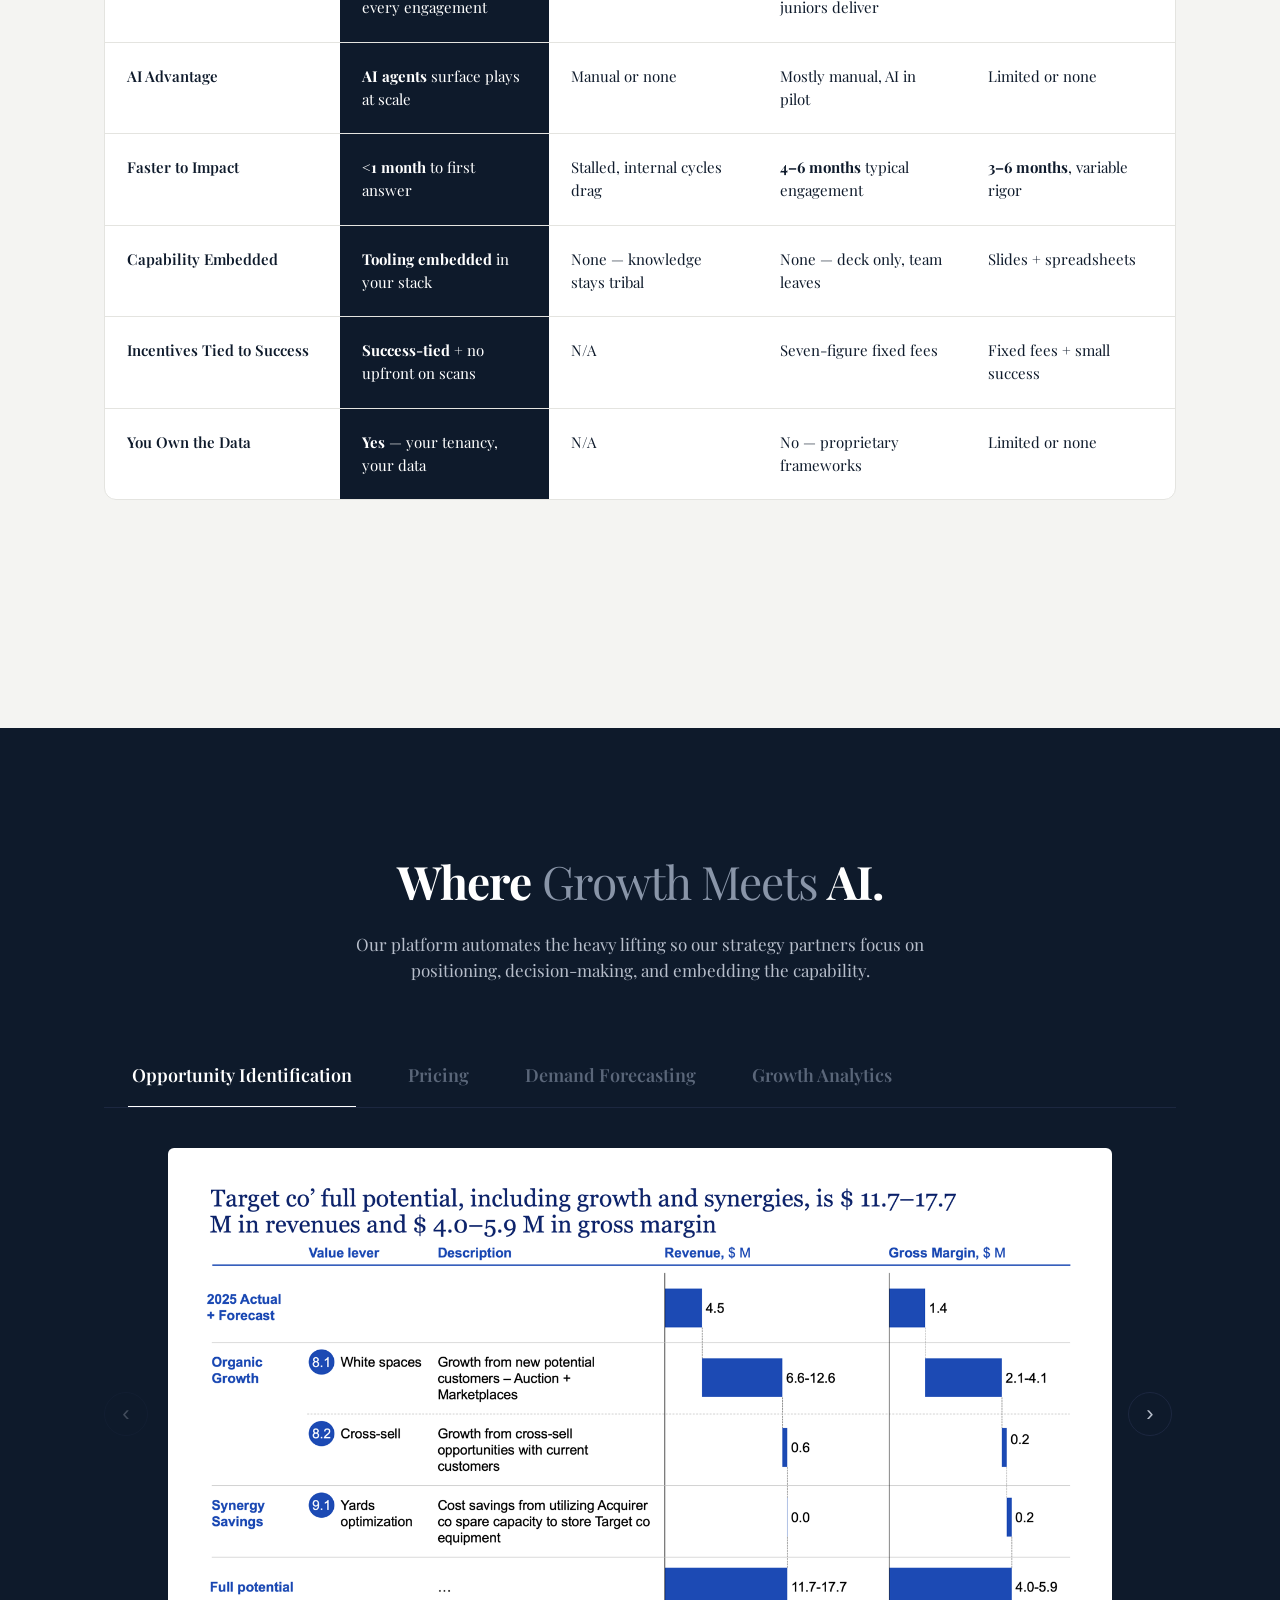
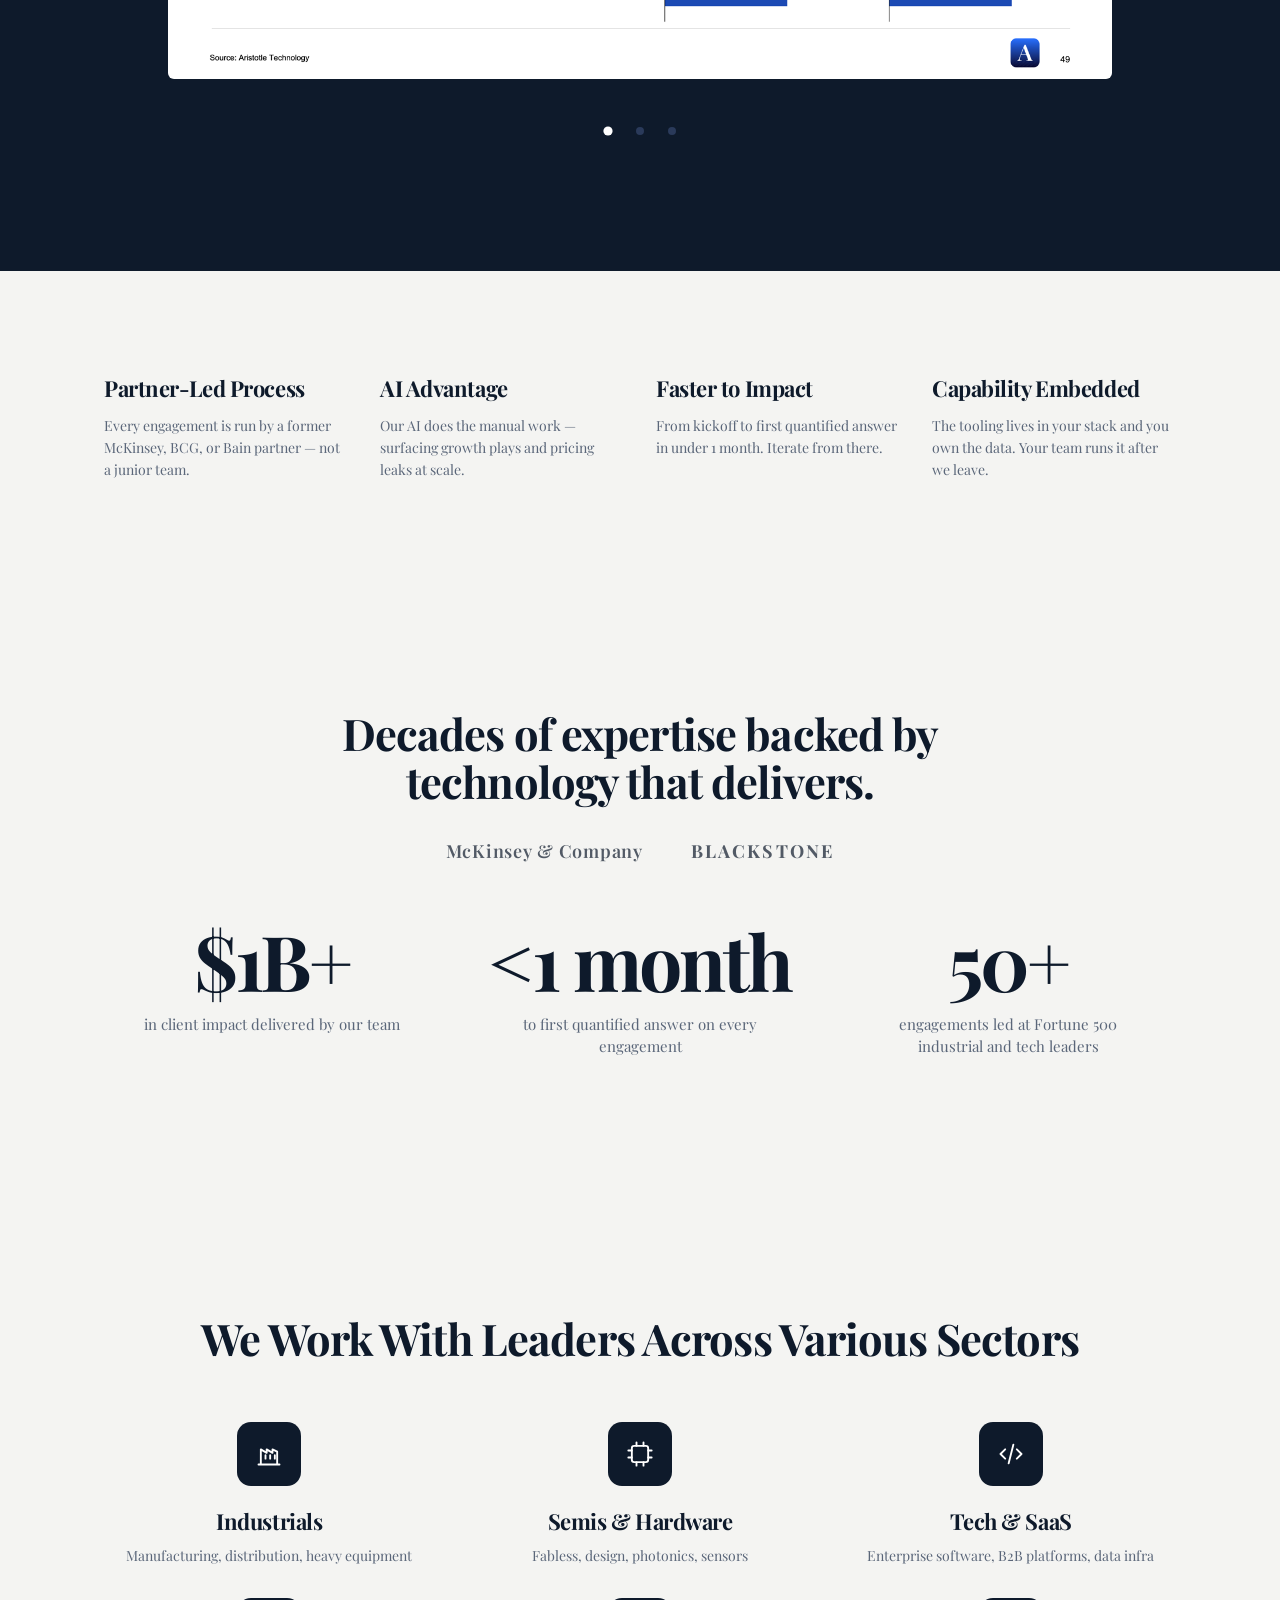
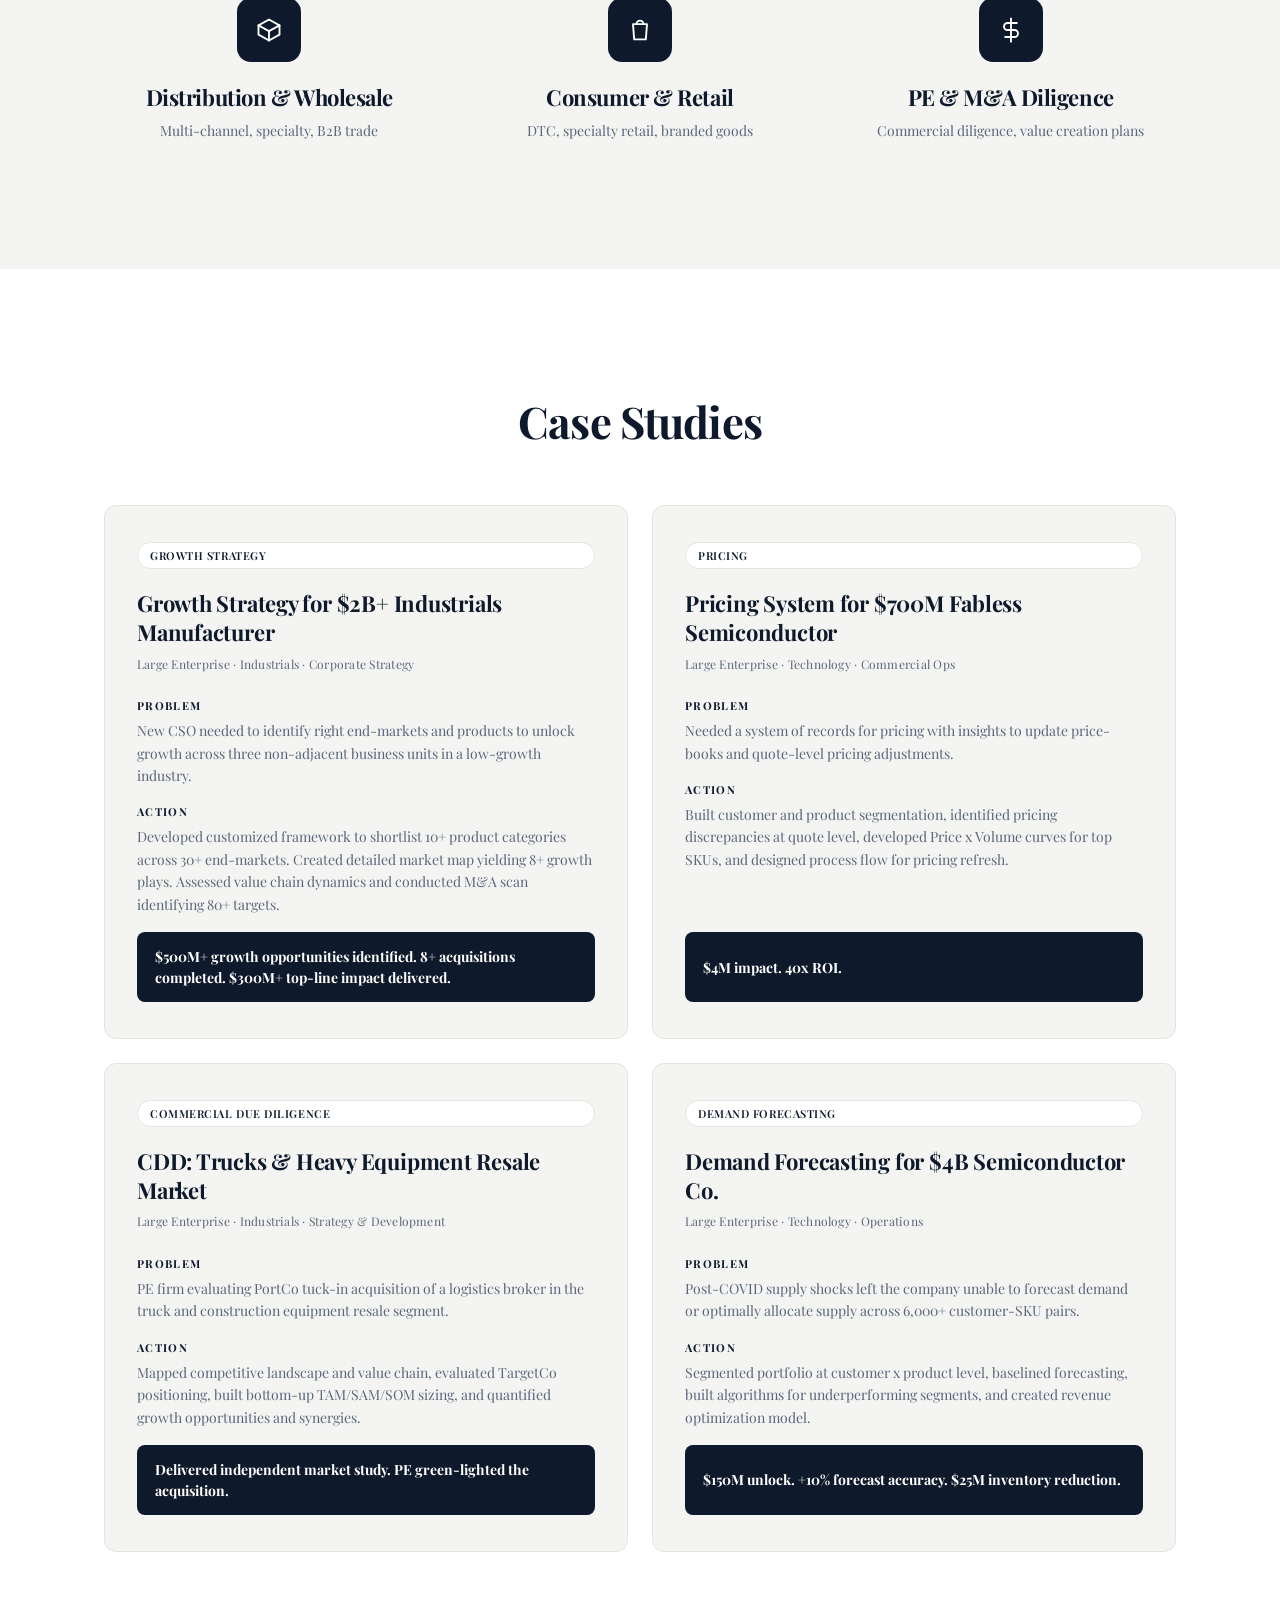
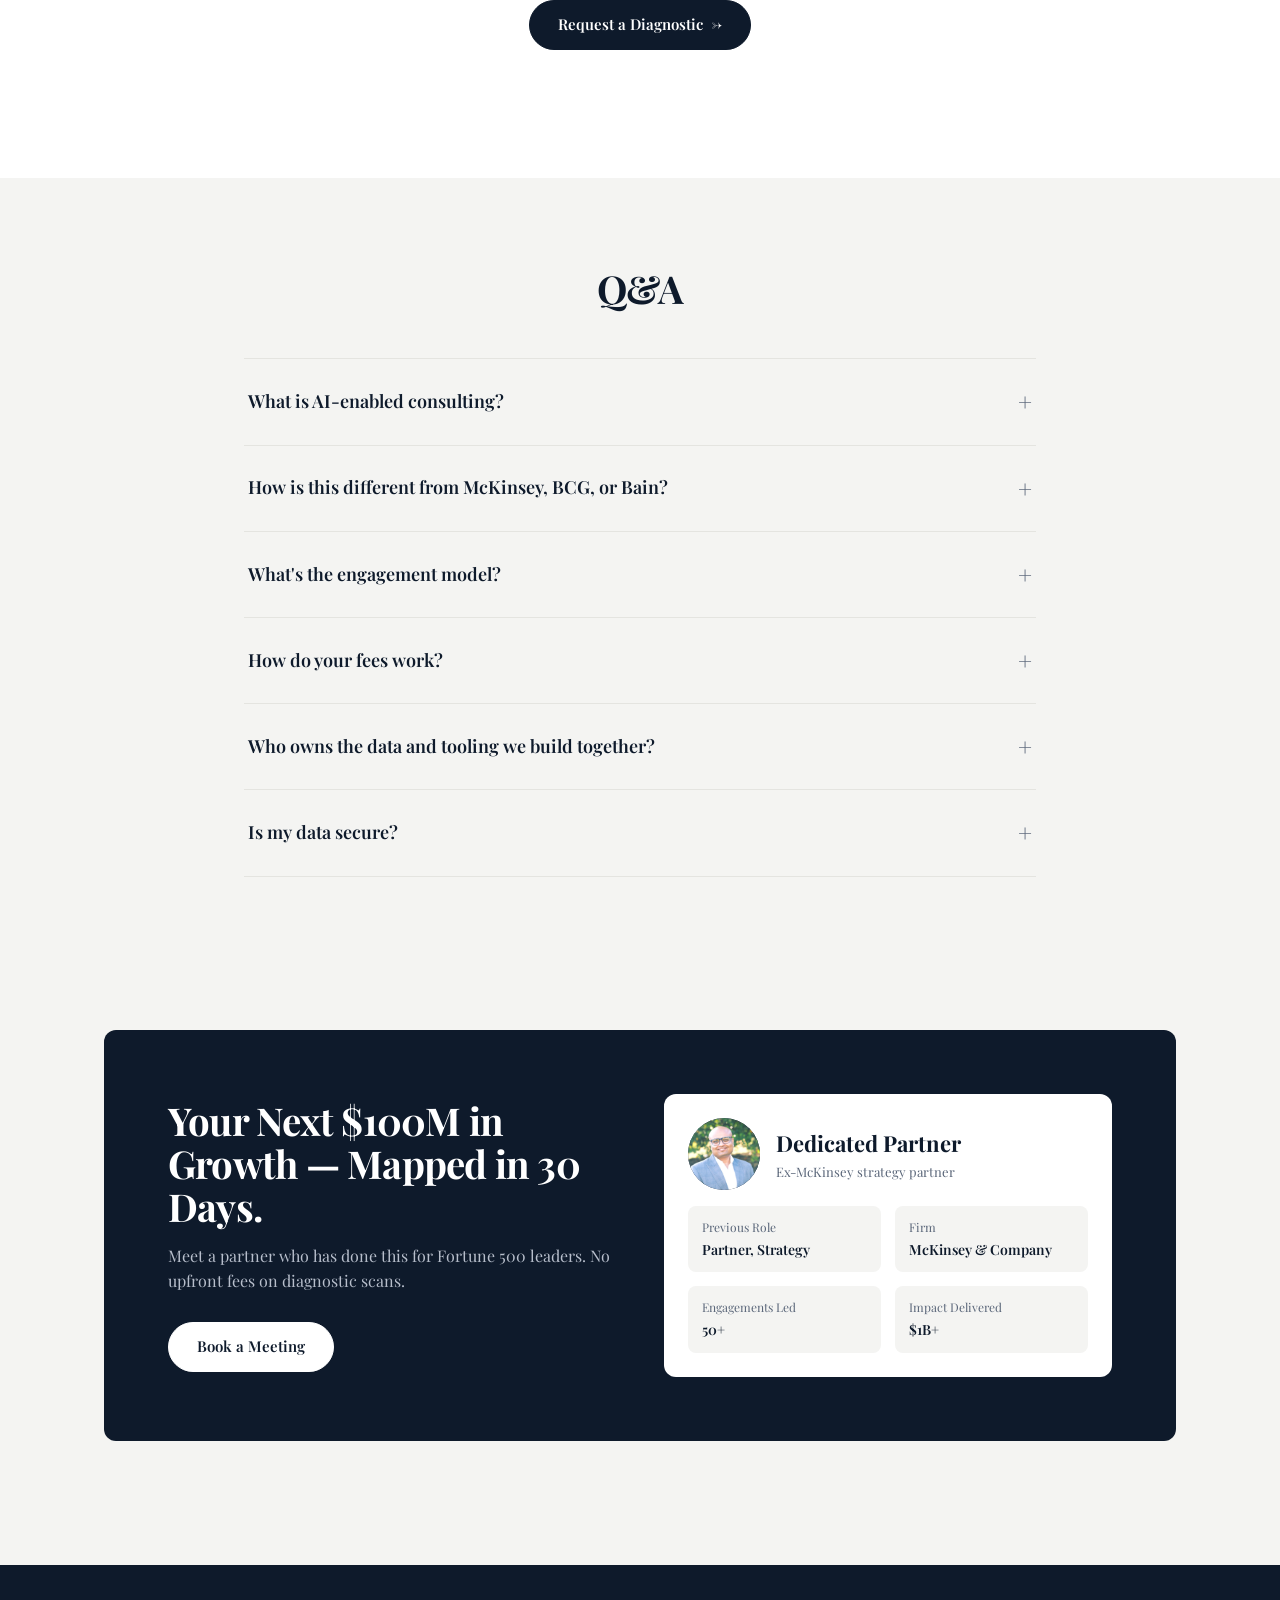
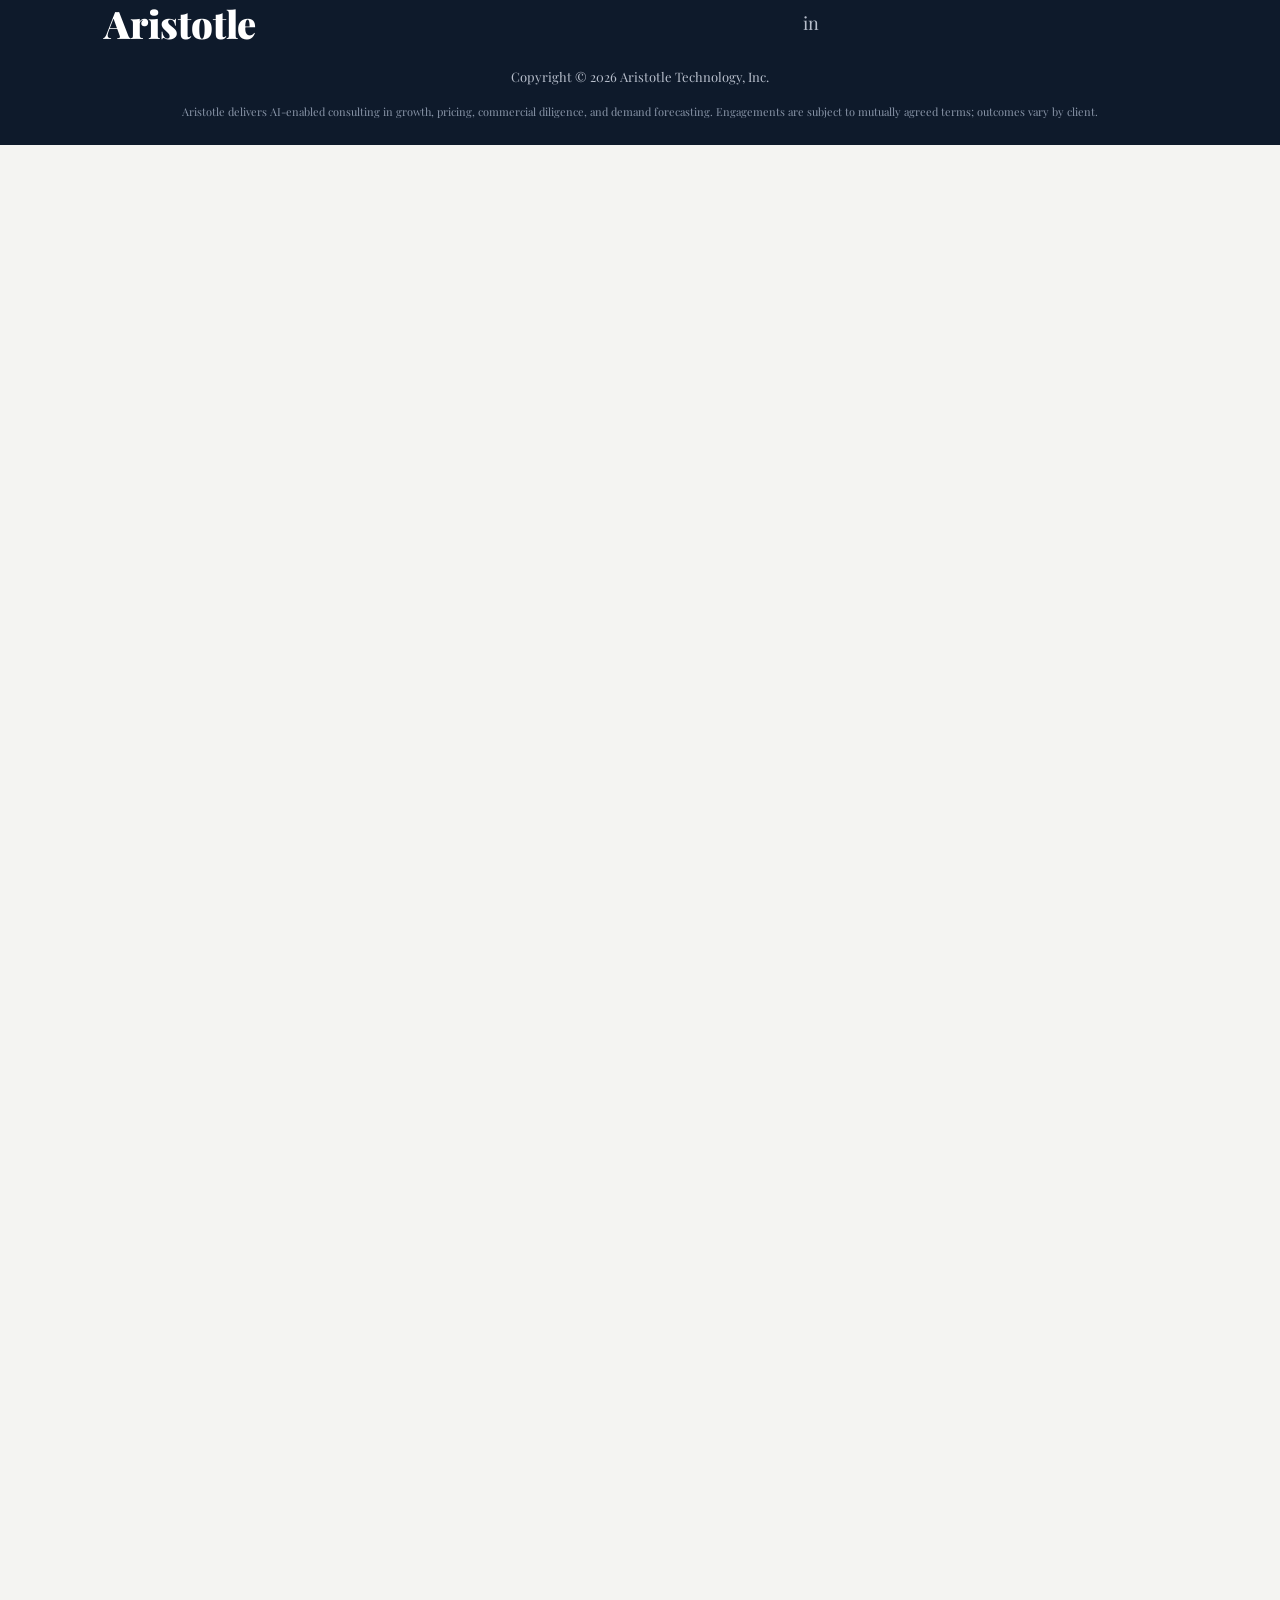
<file: team.html>
<!DOCTYPE html>
<html lang="en">
<head>
<meta charset="UTF-8">
<meta name="viewport" content="width=device-width, initial-scale=1.0">
<meta name="robots" content="noindex,nofollow">
<meta http-equiv="refresh" content="0; url=index.html">
<link rel="canonical" href="index.html">
<link rel="icon" type="image/png" href="images/favicon.png">
<title>Aristotle</title>
<link rel="stylesheet" href="styles.css">
</head>
<body>

<nav class="nav" id="navbar">
  <div class="nav-inner">
    <a href="index.html" class="logo">Aristotle</a>
    <ul class="nav-links" id="nav-links">
      <li><a href="insights.html">Insights</a></li>
      <li><a href="team.html" class="nav-active">Team</a></li>
      <li><a href="index.html#cases">Case Studies</a></li>
    </ul>
    <div class="nav-cta">
      <a class="btn btn-outline" href="https://calendly.com/sam-aristotle/1-1-catch-up" target="_blank">Book a Meeting</a>
      <button class="nav-hamburger" id="nav-hamburger" aria-label="Open menu" aria-controls="nav-links" aria-expanded="false">
        <svg viewBox="0 0 24 24" fill="none" stroke="currentColor" stroke-width="2" stroke-linecap="round"><path d="M3 6h18M3 12h18M3 18h18"/></svg>
      </button>
    </div>
  </div>
</nav>

<section class="internal-page-wrap">
  <div class="internal-page-header">
    <div class="internal-page-eyebrow">Leadership</div>
    <h1 class="internal-page-title">The people behind Aristotle</h1>
    <p class="internal-page-sub">Decades of strategy and engineering experience, applied to a single question: how do you make consulting compound?</p>
  </div>

  <div class="team-grid">
    <article class="team-card team-bio-card">
      <div class="team-photo"><img src="images/sam.jpeg" alt="Sam Garg"></div>
      <h2>Sam Garg</h2>
      <div class="team-role">Founder · Ex-McKinsey</div>
      <p class="team-text">Founder. Ex-McKinsey strategy partner who has led 50+ growth, pricing, and diligence engagements for Fortune 500 industrial and tech leaders.</p>
      <a href="#" class="team-linkedin" aria-label="Sam on LinkedIn">
        <svg width="20" height="20" viewBox="0 0 24 24" fill="currentColor"><path d="M20.45 20.45h-3.55v-5.57c0-1.33-.03-3.04-1.86-3.04-1.86 0-2.15 1.45-2.15 2.95v5.66H9.34V9h3.41v1.56h.05c.48-.9 1.64-1.86 3.37-1.86 3.6 0 4.27 2.37 4.27 5.46v6.29zM5.34 7.43a2.06 2.06 0 1 1 0-4.12 2.06 2.06 0 0 1 0 4.12zM7.12 20.45H3.56V9h3.56v11.45zM22.22 0H1.77C.8 0 0 .77 0 1.72v20.56C0 23.23.8 24 1.77 24h20.45c.98 0 1.78-.77 1.78-1.72V1.72C24 .77 23.2 0 22.22 0z"/></svg>
      </a>
      <!-- TODO(content): Sam LinkedIn URL -->
    </article>

    <article class="team-card team-bio-card">
      <div class="team-photo"><img src="images/bia.jpeg" alt="Beatriz Abramof"></div>
      <h2>Beatriz Abramof</h2>
      <div class="team-role">Chief of Staff</div>
      <p class="team-text">Chief of Staff. Operates the engagement spine end-to-end — keeping diagnostic scans, sprints, and quarterly iterations on schedule.</p>
      <a href="#" class="team-linkedin" aria-label="Beatriz on LinkedIn">
        <svg width="20" height="20" viewBox="0 0 24 24" fill="currentColor"><path d="M20.45 20.45h-3.55v-5.57c0-1.33-.03-3.04-1.86-3.04-1.86 0-2.15 1.45-2.15 2.95v5.66H9.34V9h3.41v1.56h.05c.48-.9 1.64-1.86 3.37-1.86 3.6 0 4.27 2.37 4.27 5.46v6.29zM5.34 7.43a2.06 2.06 0 1 1 0-4.12 2.06 2.06 0 0 1 0 4.12zM7.12 20.45H3.56V9h3.56v11.45zM22.22 0H1.77C.8 0 0 .77 0 1.72v20.56C0 23.23.8 24 1.77 24h20.45c.98 0 1.78-.77 1.78-1.72V1.72C24 .77 23.2 0 22.22 0z"/></svg>
      </a>
      <!-- TODO(content): Bea LinkedIn URL -->
    </article>

    <article class="team-card team-bio-card">
      <div class="team-photo"><img src="images/rachit.jpeg" alt="Rachit Agarwal"></div>
      <h2>Rachit Agarwal</h2>
      <div class="team-role">Founding Engineer</div>
      <p class="team-text">Founding Engineer. Builds the AI systems that ship inside client stacks — pricing engines, opportunity scanners, and forecasting models.</p>
      <a href="#" class="team-linkedin" aria-label="Rachit on LinkedIn">
        <svg width="20" height="20" viewBox="0 0 24 24" fill="currentColor"><path d="M20.45 20.45h-3.55v-5.57c0-1.33-.03-3.04-1.86-3.04-1.86 0-2.15 1.45-2.15 2.95v5.66H9.34V9h3.41v1.56h.05c.48-.9 1.64-1.86 3.37-1.86 3.6 0 4.27 2.37 4.27 5.46v6.29zM5.34 7.43a2.06 2.06 0 1 1 0-4.12 2.06 2.06 0 0 1 0 4.12zM7.12 20.45H3.56V9h3.56v11.45zM22.22 0H1.77C.8 0 0 .77 0 1.72v20.56C0 23.23.8 24 1.77 24h20.45c.98 0 1.78-.77 1.78-1.72V1.72C24 .77 23.2 0 22.22 0z"/></svg>
      </a>
      <!-- TODO(content): Rachit LinkedIn URL -->
    </article>
  </div>
</section>

<footer>
  <div class="row">
    <a href="index.html" class="logo">Aristotle</a>
    <div class="footer-lin"><a href="https://www.linkedin.com/company/aristotletechnology/" target="_blank" aria-label="Aristotle on LinkedIn">in</a></div>
  </div>
  <div class="copyright">Copyright &copy; 2026 Aristotle Technology, Inc.</div>
</footer>

<script>
const navBtn = document.getElementById('nav-hamburger');
const navLinks = document.getElementById('nav-links');
if (navBtn && navLinks) {
  navBtn.addEventListener('click', () => {
    const isOpen = navLinks.classList.toggle('open');
    navBtn.setAttribute('aria-expanded', String(isOpen));
    navBtn.setAttribute('aria-label', isOpen ? 'Close menu' : 'Open menu');
  });
  navLinks.querySelectorAll('a').forEach(a => {
    a.addEventListener('click', () => {
      navLinks.classList.remove('open');
      navBtn.setAttribute('aria-expanded', 'false');
      navBtn.setAttribute('aria-label', 'Open menu');
    });
  });
}
</script>

</body>
</html>
</file>
<file: styles.css>
/* Site typography: Playfair Display across body + headings (Georgia / Times New Roman
   fallbacks). Weight 900 is loaded only for the .logo wordmark, treated as a brand-mark
   exception against the otherwise uniform weight-400-to-700 hierarchy. */
@import url('https://fonts.googleapis.com/css2?family=Playfair+Display:wght@400;500;600;700;900&display=swap');

:root {
  /* Core mockup tokens */
  --bg: #F4F4F2;
  --bg-alt: #FFFFFF;
  --navy: #0E1A2B;
  --navy-deep: #0A1322;
  --ink: #0E1A2B;
  --ink-muted: #5A6679;
  --line: #E4E4E0;
  --white: #FFFFFF;
  --accent: #0E1A2B;
  --good: #0E7C4A;
  --bad: #9C2A2A;
  --pad: clamp(20px, 5vw, 80px);
  --maxw: 1200px;
  --radius: 12px;
  --radius-pill: 999px;

  /* Backwards-compat tokens (used by site_check + legacy team/insights styles) */
  --navy-deepest: #060B18;
  --blue-accent: #0E1A2B;
  --blue-bright: #2A3656;
  --gold: #C9A84C;
}

* { box-sizing: border-box; }
html, body { margin: 0; padding: 0; }
html { scroll-behavior: smooth; }

body {
  font-family: 'Playfair Display', Georgia, 'Times New Roman', serif;
  background: var(--bg);
  color: var(--ink);
  -webkit-font-smoothing: antialiased;
  -moz-osx-font-smoothing: grayscale;
  line-height: 1.55;
  font-size: 17px;
}

a { color: inherit; text-decoration: none; }
img { max-width: 100%; display: block; }

h1, h2, h3, h4 {
  font-family: 'Playfair Display', Georgia, 'Times New Roman', serif;
  letter-spacing: -0.02em;
  margin: 0;
  color: var(--ink);
}
h1 { font-weight: 700; font-size: clamp(42px, 6.4vw, 100px); line-height: 1.05; }
h2 { font-weight: 700; font-size: clamp(30px, 3.4vw, 48px); line-height: 1.12; }
h3 { font-weight: 600; font-size: clamp(23px, 2.1vw, 32px); line-height: 1.22; }

.container { max-width: var(--maxw); margin: 0 auto; padding: 0 var(--pad); }
.eyebrow { font-size: 13px; font-weight: 500; color: var(--ink-muted); letter-spacing: 0.02em; }

/* ─── NAV ─── */
.nav {
  position: sticky; top: 0; z-index: 50;
  background: rgba(244, 244, 242, 0.85);
  backdrop-filter: saturate(180%) blur(10px);
  -webkit-backdrop-filter: saturate(180%) blur(10px);
  border-bottom: 1px solid rgba(228, 228, 224, 0.6);
  transition: background-color 0.25s ease, border-color 0.25s ease, color 0.25s ease;
}
/* Homepage variant: floats over the hero video. Reverts to the solid look on scroll
   via the .is-scrolled class added by the scroll listener. */
.nav--over-hero {
  position: fixed; top: 0; left: 0; right: 0;
  background: transparent;
  -webkit-backdrop-filter: none;
  backdrop-filter: none;
  border-bottom: 1px solid rgba(255, 255, 255, 0.10);
  color: var(--white);
}
.nav--over-hero .logo,
.nav--over-hero .nav-links a { color: var(--white); }
.nav--over-hero .btn-outline { border-color: rgba(255, 255, 255, 0.85); color: var(--white); }
.nav--over-hero .btn-outline:hover { background: var(--white); color: var(--ink); border-color: var(--white); }
.nav--over-hero .nav-hamburger { border-color: rgba(255, 255, 255, 0.5); color: var(--white); }
.nav--over-hero .nav-hamburger:hover { background: rgba(255, 255, 255, 0.12); }
.nav--over-hero.is-scrolled {
  background: rgba(244, 244, 242, 0.92);
  -webkit-backdrop-filter: saturate(180%) blur(12px);
  backdrop-filter: saturate(180%) blur(12px);
  border-bottom: 1px solid rgba(228, 228, 224, 0.6);
}
.nav--over-hero.is-scrolled .logo,
.nav--over-hero.is-scrolled .nav-links a { color: var(--ink); }
.nav--over-hero.is-scrolled .btn-outline { border-color: var(--ink); color: var(--ink); }
.nav--over-hero.is-scrolled .btn-outline:hover { background: var(--ink); color: var(--white); border-color: var(--ink); }
.nav--over-hero.is-scrolled .nav-hamburger { border-color: var(--line); color: var(--ink); }
.nav--over-hero.is-scrolled .nav-hamburger:hover { background: var(--bg-alt); }
.nav-inner {
  max-width: var(--maxw); margin: 0 auto; padding: 18px var(--pad);
  display: flex; align-items: center; justify-content: space-between;
}
.logo {
  font-family: 'Playfair Display', Georgia, 'Times New Roman', serif;
  font-weight: 900;
  font-size: clamp(28px, 3vw, 38px);
  letter-spacing: -0.005em;
  color: var(--ink);
  line-height: 1;
}
.nav-right { display: flex; align-items: center; gap: 32px; }
.nav-links { display: flex; align-items: center; gap: 28px; list-style: none; padding: 0; margin: 0; }
.nav-links a { font-size: 15px; font-weight: 500; color: var(--ink); opacity: 0.85; transition: opacity 0.2s; }
.nav-links a:hover { opacity: 1; }
.nav-links a.nav-active { opacity: 1; font-weight: 600; }
.nav-cta { display: flex; align-items: center; gap: 10px; }

/* Hamburger button — visible only on mobile */
.nav-hamburger {
  display: none;
  background: transparent;
  border: 1px solid var(--line);
  border-radius: 8px;
  width: 44px; height: 44px;
  align-items: center; justify-content: center;
  cursor: pointer;
  padding: 0;
}
.nav-hamburger svg { width: 22px; height: 22px; }
.nav-hamburger:hover { background: var(--bg-alt); }

/* ─── BUTTONS ─── */
.btn {
  display: inline-flex; align-items: center; justify-content: center;
  min-height: 44px; padding: 10px 22px; border-radius: var(--radius-pill);
  font-family: 'Playfair Display', Georgia, 'Times New Roman', serif; font-weight: 600; font-size: 14px;
  border: 1px solid var(--ink); transition: all 0.2s ease; cursor: pointer;
  gap: 8px; white-space: nowrap; text-decoration: none;
}
.btn-outline { background: transparent; color: var(--ink); }
.btn-outline:hover { background: var(--ink); color: var(--white); }
.btn-primary { background: var(--ink); color: var(--white); }
.btn-primary:hover { background: #000; border-color: #000; }
.btn-lg { height: 50px; padding: 0 28px; font-size: 15px; }
.btn-on-dark.btn-outline { border-color: var(--white); color: var(--white); }
.btn-on-dark.btn-outline:hover { background: var(--white); color: var(--ink); }
.btn-on-dark.btn-primary { background: var(--white); color: var(--ink); border-color: var(--white); }

/* ─── HERO (with full-bleed Chicago video background) ─── */
.hero {
  position: relative;
  text-align: center;
  min-height: 100vh;
  min-height: 100svh; /* mobile-safe — accounts for collapsing browser chrome */
  display: flex;
  flex-direction: column;
  overflow: hidden;
  background: var(--navy);
  color: var(--white);
  isolation: isolate;
}
.hero-stack {
  position: relative;
  z-index: 1;
  flex: 1;
  display: flex;
  flex-direction: column;
}
/* Headline group takes the available space above the stat band and centers its children
   vertically — keeps the H1 anchored to the page, not to the video.
   Children stretch to full width by default; their own max-width + margin auto handle h-centering. */
.hero .hero-inner {
  flex: 1;
  display: flex;
  flex-direction: column;
  justify-content: center;
}
.hero-bg {
  position: absolute;
  inset: 0;
  z-index: 0;
  pointer-events: none;
}
.hero-video,
.hero-video-fallback {
  position: absolute; inset: 0;
  width: 100%; height: 100%;
  object-fit: cover;
}
.hero-video {
  transform: scale(1.06);
  transform-origin: 50% 55%;
  animation: hero-drift 28s ease-in-out infinite alternate;
  will-change: transform;
  /* Tuned for the sunny daytime aerial — drop brightness so white text stays legible
     against the bright sky, keep enough saturation that the clip still reads warm/happy. */
  filter: saturate(0.88) contrast(1.06) brightness(0.92);
}
@keyframes hero-drift {
  from { transform: scale(1.06) translate3d(0, 0, 0); }
  to   { transform: scale(1.12) translate3d(-1.5%, -1%, 0); }
}
@media (prefers-reduced-motion: reduce) {
  .hero-video { animation: none; transform: scale(1.06); }
}
.hero-video-fallback {
  background:
    radial-gradient(120% 80% at 70% 30%, rgba(91, 141, 239, 0.20) 0%, transparent 60%),
    linear-gradient(135deg, #142D50 0%, #0A1322 60%, #060B18 100%);
}
.hero-overlay {
  position: absolute; inset: 0;
  /* Sunny daytime clip needs a stronger top scrim so the white nav reads against bright clouds.
     Headline mid-band stays modest so the sunny vibe survives in the part of the frame the user
     actually focuses on. Bottom scrim protects the stat labels over the water/park band. */
  background:
    linear-gradient(180deg,
      rgba(10, 19, 34, 0.60) 0%,
      rgba(10, 19, 34, 0.48) 12%,
      rgba(10, 19, 34, 0.26) 48%,
      rgba(10, 19, 34, 0.52) 100%),
    linear-gradient(0deg, rgba(14, 26, 43, 0.08), rgba(14, 26, 43, 0.08));
}
.hero-vignette {
  position: absolute; inset: 0;
  pointer-events: none;
  /* Focal dimmer centered on the headline (50% 50%); corner falloff frames the composition. */
  background:
    radial-gradient(70% 42% at 50% 50%, rgba(6, 11, 24, 0.30) 0%, transparent 72%),
    radial-gradient(120% 100% at 50% 42%, transparent 42%, rgba(6, 11, 24, 0.55) 100%);
}
.hero-inner { position: relative; z-index: 1; }
.hero h1 {
  font-size: clamp(38px, 4.6vw, 60px);
  font-weight: 600;
  line-height: 1.12;
  letter-spacing: -0.02em;
  max-width: 880px; margin: 0 auto 24px;
  color: var(--white);
  overflow-wrap: break-word; word-break: break-word; hyphens: auto;
  text-shadow: 0 2px 24px rgba(0, 0, 0, 0.35);
}
.hero p.sub {
  max-width: 720px; margin: 0 auto 36px; color: rgba(255, 255, 255, 0.82);
  font-size: clamp(16px, 1.4vw, 20px); line-height: 1.55;
}
/* Primary CTA on the dark hero needs a light pill with a hairline edge so it doesn't disappear into the video. */
.hero .btn-primary {
  background: var(--white); color: var(--ink); border-color: var(--white);
  box-shadow: inset 0 0 0 1px rgba(14, 26, 43, 0.08), 0 8px 24px -10px rgba(0, 0, 0, 0.35);
  /* Keep the pill content-width; flex parent would otherwise stretch it across the column. */
  align-self: center;
}
.hero .btn-primary:hover { background: #f0f0eb; color: var(--ink); border-color: #f0f0eb; }
.btn-arrow {
  display: inline-block;
  font-family: 'Playfair Display', Georgia, 'Times New Roman', serif;
  font-style: italic;
  font-size: 1.1em;
  transform: translateY(-1px);
  transition: transform 0.25s cubic-bezier(0.2, 0.7, 0.2, 1);
}
.btn:hover .btn-arrow { transform: translate(3px, -1px); }

/* Staggered entrance — only on the homepage hero, respects reduced motion. */
.hero h1,
.hero p.sub,
.hero .btn-primary,
.stat-band--hero {
  opacity: 0;
  transform: translateY(14px);
  animation: hero-in 760ms cubic-bezier(0.2, 0.7, 0.2, 1) forwards;
}
.hero h1            { animation-delay: 80ms; }
.hero p.sub         { animation-delay: 240ms; }
.hero .btn-primary  { animation-delay: 400ms; }
.stat-band--hero    { animation-delay: 580ms; }
@keyframes hero-in {
  to { opacity: 1; transform: translateY(0); }
}
@media (prefers-reduced-motion: reduce) {
  .hero h1, .hero p.sub, .hero .btn-primary, .stat-band--hero {
    opacity: 1; transform: none; animation: none;
  }
}

/* ─── PRESS STRIP ─── */
.press {
  background: var(--bg);
  padding: 32px 0 16px;
  text-align: center;
}
.press .eyebrow { margin-bottom: 18px; display: block; }
.press-logos {
  display: flex; flex-wrap: wrap; justify-content: center; align-items: center;
  gap: 48px; opacity: 0.6;
}
.press-logos span {
  font-family: 'Playfair Display', Georgia, 'Times New Roman', serif; font-weight: 600; font-size: 20px;
  color: var(--ink); letter-spacing: 0.02em;
}
.press-logos span:nth-child(1) { font-style: italic; letter-spacing: 0; font-family: 'Playfair Display', Georgia, 'Times New Roman', serif; }
.press-logos span:nth-child(2) { font-family: 'Playfair Display', Georgia, 'Times New Roman', serif; font-weight: 700; }
.press-logos span:nth-child(3) { font-weight: 500; letter-spacing: -0.02em; }
.press-logos span:nth-child(4) { font-family: 'Playfair Display', Georgia, 'Times New Roman', serif; font-weight: 600; }
.press-logos span:nth-child(5) { font-family: 'Playfair Display', Georgia, 'Times New Roman', serif; font-weight: 700; letter-spacing: 0.1em; }
.press-logos span:nth-child(6) { font-weight: 600; letter-spacing: 0.06em; }

/* ─── STAT BAND ─── */
.stat-band {
  background: var(--navy); color: var(--white);
  padding: 48px 0; margin-top: 60px;
}
/* Variant that sits over the hero video — transparent, hairline divider on top. */
.stat-band--hero {
  background: transparent;
  margin-top: 0;
  padding: clamp(28px, 4vh, 44px) 0 clamp(56px, 8vh, 88px);
  border-top: 1px solid rgba(255, 255, 255, 0.16);
  -webkit-backdrop-filter: blur(2px);
  backdrop-filter: blur(2px);
}
.stat-grid {
  max-width: var(--maxw); margin: 0 auto; padding: 0 var(--pad);
  display: grid; grid-template-columns: repeat(4, 1fr); gap: 32px;
}
.stat .num {
  font-family: 'Playfair Display', Georgia, 'Times New Roman', serif; font-weight: 600; font-size: clamp(30px, 3.2vw, 44px);
  line-height: 1; color: var(--white);
  font-variant-numeric: tabular-nums;
  letter-spacing: -0.01em;
}
/* Thin sans-serif glyph for the math operator in "<6 wks" so it doesn't clash with Playfair. */
.stat .num .num-op {
  font-family: 'Playfair Display', Georgia, 'Times New Roman', serif;
  font-weight: 300;
  font-size: 0.7em;
  margin-right: 0.06em;
  vertical-align: 0.08em;
  opacity: 0.85;
}
.stat .lab { font-size: 14px; color: #B7BECB; margin-top: 8px; line-height: 1.4; }
/* Editorial small-caps labels on the hero variant — reads like an annual-report exhibit, not landing-page copy. */
.stat-band--hero .lab {
  text-transform: uppercase;
  letter-spacing: 0.14em;
  font-size: 11px;
  font-weight: 500;
  color: rgba(255, 255, 255, 0.75);
  margin-top: 14px;
  line-height: 1.5;
}

/* ─── SECTION HEADINGS ─── */
.section { padding: clamp(80px, 10vw, 140px) 0; }
.section.tight { padding: clamp(60px, 7vw, 100px) 0; }
.section h2 { text-align: center; max-width: 900px; margin: 0 auto 60px; }
.section h2 .grey { color: #8995A8; font-weight: 400; }

/* ─── COMPARISON TABLE ─── */
.compare-wrap {
  max-width: var(--maxw); margin: 0 auto; padding: 0 var(--pad);
  overflow-x: auto;
  -webkit-overflow-scrolling: touch;
}
.compare {
  width: 100%; min-width: 720px;
  border-collapse: separate; border-spacing: 0;
  background: var(--bg-alt); border-radius: var(--radius);
  overflow: hidden; border: 1px solid var(--line);
}
.compare th, .compare td {
  padding: 22px 22px; font-size: 15px; text-align: left; vertical-align: top;
  border-bottom: 1px solid var(--line);
}
.compare th {
  font-family: 'Playfair Display', Georgia, 'Times New Roman', serif; font-weight: 600; font-size: 18px;
  background: var(--bg-alt);
}
.compare tr:last-child td { border-bottom: none; }
.compare .col-us { background: var(--navy); color: var(--white); }
.compare .col-us th, .compare .col-us td { border-bottom: 1px solid #1c2740; }
.compare-row-label { width: 22%; font-weight: 600; color: var(--ink); }
.col-head { width: 19.5%; }
.compare-cell strong { font-weight: 700; color: var(--ink); }
.compare .col-us strong { color: var(--white); }

/* ─── MERGED PATH SECTION (funnel + pillars + platform) ─── */
.path-merged { padding: clamp(80px, 10vw, 140px) 0 0; background: var(--bg); }
.path-merged > h2 { text-align: center; max-width: 900px; margin: 0 auto 60px; padding: 0 var(--pad); }

/* legacy alias used elsewhere; keep visual parity */
.funnel-section { padding: clamp(80px, 10vw, 140px) 0; background: var(--bg); }
.funnel-section h2 { text-align: center; max-width: 900px; margin: 0 auto 60px; }
.funnel-wrap {
  max-width: var(--maxw); margin: 0 auto; padding: 0 var(--pad);
  display: grid; grid-template-columns: 1.4fr 1fr; gap: 40px; align-items: center;
}
.funnel-list { display: flex; flex-direction: column; gap: 14px; }
.funnel-row {
  display: grid; grid-template-columns: 1fr 60px 60px;
  align-items: center; gap: 16px;
  padding: 18px 22px; border-radius: var(--radius); background: var(--bg-alt);
  border: 1px solid var(--line);
}
.funnel-row.highlight {
  background: var(--navy); color: var(--white);
  border-color: var(--navy);
}
.funnel-row .label { font-size: 15px; font-weight: 500; }
.funnel-row .step { font-family: 'Playfair Display', Georgia, 'Times New Roman', serif; font-weight: 600; color: var(--ink-muted); font-size: 14px; }
.funnel-row.highlight .step { color: #B7BECB; }
.funnel-row .icons { display: flex; gap: 4px; justify-content: flex-end; }
.funnel-row .icons .dot { width: 18px; height: 18px; border-radius: 4px; background: #2A3656; }

.partner-cards { display: flex; flex-direction: column; gap: 14px; }
.partner-card {
  background: var(--navy); color: var(--white);
  border-radius: var(--radius); padding: 18px 20px;
  display: flex; align-items: center; gap: 14px;
}
.partner-card .avatar {
  width: 48px; height: 48px; border-radius: 50%; background: #3a4663; flex: none;
  display: flex; align-items: center; justify-content: center; font-weight: 700; font-size: 14px;
}
.partner-card .ttl { font-weight: 600; font-size: 16px; }
.partner-card .sub { font-size: 12px; color: #B7BECB; margin-top: 2px; }

/* ─── PILLARS ─── */
.pillars {
  max-width: var(--maxw); margin: 0 auto;
  padding: clamp(60px, 8vw, 100px) var(--pad);
  display: grid; grid-template-columns: repeat(4, 1fr); gap: 32px;
}
.pillar h4 { font-family: 'Playfair Display', Georgia, 'Times New Roman', serif; font-weight: 700; font-size: 22px; margin: 0 0 10px; color: var(--ink); }
.pillar p { margin: 0; font-size: 14px; color: var(--ink-muted); line-height: 1.55; }

/* ─── PLATFORM sub-band (inside merged path section, dark) ─── */
.platform {
  background: var(--navy); color: var(--white);
  padding: clamp(80px, 10vw, 140px) 0;
  margin-top: clamp(60px, 8vw, 100px);
}
.platform-h3 {
  text-align: center; max-width: 900px; margin: 0 auto 24px; padding: 0 var(--pad);
  font-family: 'Playfair Display', Georgia, 'Times New Roman', serif; font-weight: 700;
  font-size: clamp(28px, 3.6vw, 48px); line-height: 1.1;
  letter-spacing: -0.02em; color: var(--white);
}
.platform-h3 .grey { color: #8995A8; font-weight: 400; }
.platform-lead {
  text-align: center; color: #B7BECB; max-width: 720px; margin: 0 auto 60px;
  font-size: 17px; line-height: 1.55; padding: 0 var(--pad);
}

/* Legacy .product alias kept for any straggling references */
.product { background: var(--navy); color: var(--white); padding: clamp(80px, 10vw, 140px) 0; }
.product h2 { color: var(--white); text-align: center; max-width: 900px; margin: 0 auto 24px; }
.product h2 .grey { color: #8995A8; font-weight: 400; }
.product .lead {
  text-align: center; color: #B7BECB; max-width: 720px; margin: 0 auto 60px;
  font-size: 17px; line-height: 1.55; padding: 0 var(--pad);
}
.product-grid {
  max-width: var(--maxw); margin: 0 auto; padding: 0 var(--pad);
  display: grid; grid-template-columns: 1.6fr 1fr; gap: 48px; align-items: start;
}
.product-mock {
  background: var(--navy-deep); border-radius: var(--radius);
  border: 1px solid #1c2740; overflow-x: auto;
  -webkit-overflow-scrolling: touch;
}
.product-mock table { min-width: 640px; }
.product-mock .bar {
  background: var(--navy-deep); border-bottom: 1px solid #1c2740;
  padding: 10px 16px; display: flex; gap: 14px; align-items: center; font-size: 12px; color: #B7BECB;
}
.product-mock .bar .tabs { display: flex; gap: 18px; }
.product-mock .bar .tab { padding: 4px 0; font-weight: 600; }
.product-mock .bar .tab.active { color: var(--white); border-bottom: 2px solid var(--white); }
.product-mock .bar .search { margin-left: auto; background: #19243A; padding: 4px 10px; border-radius: 6px; color: #8995A8; }
.product-mock table { width: 100%; border-collapse: collapse; font-size: 12px; color: #D5D9E2; }
.product-mock th, .product-mock td {
  text-align: left; padding: 10px 14px; border-bottom: 1px solid #19243A; vertical-align: top;
}
.product-mock th { color: #8995A8; font-weight: 600; font-size: 11px; }
.product-mock td:first-child { font-weight: 600; color: var(--white); }
.product-mock .pill {
  display: inline-block; padding: 2px 8px; border-radius: 999px;
  font-size: 10px; font-weight: 600; background: #19243A; color: #B7BECB;
}
.product-mock .pill.good { background: #0E2A1E; color: #5BD49C; }
.product-mock .pill.bad { background: #2A1010; color: #FF7C7C; }
.product-mock .score { font-weight: 700; color: var(--white); }

.capability-list { display: flex; flex-direction: column; gap: 0; }
.capability {
  /* button reset */
  appearance: none; background: transparent; border: none;
  font: inherit; color: inherit; text-align: left; width: 100%;
  padding: 22px 0; border-bottom: 1px solid #1c2740; cursor: pointer;
  display: flex; flex-direction: column;
  transition: color 0.2s;
}
.capability:last-child { border-bottom: none; }
.capability:focus-visible { outline: 2px solid var(--white); outline-offset: 4px; border-radius: 4px; }

.capability-ttl {
  font-family: 'Playfair Display', Georgia, 'Times New Roman', serif; font-weight: 700; font-size: 22px;
  color: #5A6679;
  margin-bottom: 6px; display: flex; align-items: center; gap: 10px;
  transition: color 0.2s;
}
.capability-ttl .arrow {
  font-weight: 700; display: inline-block;
  opacity: 0; transform: translateX(-4px);
  transition: opacity 0.2s, transform 0.2s;
}
.capability-body {
  font-size: 14px; color: #B7BECB; line-height: 1.55;
  display: block;
  max-height: 0; overflow: hidden; opacity: 0;
  transition: max-height 0.3s ease, opacity 0.2s ease, margin 0.2s ease;
  margin: 0;
}

.capability:hover .capability-ttl { color: #B7BECB; }
.capability.is-open .capability-ttl { color: var(--white); }
.capability.is-open .capability-ttl .arrow { opacity: 1; transform: translateX(0); }
.capability.is-open .capability-body {
  max-height: 200px; opacity: 1; margin-top: 4px;
}

/* ─── PILLAR DECK (Where Growth Meets AI) ─── */
.pillar-deck {
  max-width: var(--maxw); margin: 0 auto; padding: 0 var(--pad);
}
.pillar-tabs {
  display: flex; gap: 0;
  border-bottom: 1px solid #1c2740;
  margin-bottom: 40px;
  overflow-x: auto;
  scrollbar-width: none;
}
.pillar-tabs::-webkit-scrollbar { display: none; }
.pillar-tab {
  appearance: none; background: transparent; border: none;
  font: inherit; cursor: pointer;
  padding: 18px 28px;
  font-family: 'Playfair Display', Georgia, 'Times New Roman', serif;
  font-weight: 600; font-size: 18px;
  color: #5A6679;
  position: relative;
  white-space: nowrap;
  transition: color 0.2s;
}
.pillar-tab:hover { color: #B7BECB; }
.pillar-tab.is-active { color: var(--white); }
.pillar-tab.is-active::after {
  content: ''; position: absolute; left: 24px; right: 24px; bottom: -1px;
  height: 2px; background: var(--white);
}
.pillar-tab:focus-visible {
  outline: 2px solid var(--white); outline-offset: 2px; border-radius: 4px;
}

.pillar-panels { position: relative; }
.pillar-panel { display: none; }
.pillar-panel.is-active { display: block; }

.carousel {
  position: relative;
  display: grid;
  grid-template-columns: 48px 1fr 48px;
  align-items: center;
  gap: 16px;
}
.carousel-viewport {
  overflow: hidden;
}
.carousel-track {
  display: flex;
  transition: transform 350ms cubic-bezier(0.4, 0, 0.2, 1);
}
.carousel-slide {
  flex: 0 0 100%;
  box-sizing: border-box;
  display: flex; align-items: center; justify-content: center;
  padding: 0 8px;
}
.slide-image {
  width: 100%; height: auto;
  max-height: 70vh;
  object-fit: contain;
  display: block;
}
/* Slides containing an image get a uniform 16:9 white frame so mixed-AR
   screenshots (e.g. a 4:3 chat capture next to a 16:9 output) sit at
   matching proportions inside the dark band. */
.carousel-slide:has(.slide-image) {
  aspect-ratio: 16 / 9;
  background: #fff;
  border-radius: 6px;
  overflow: hidden;
}
.carousel-slide:has(.slide-image) .slide-image {
  width: 100%; height: 100%;
  max-height: none;
}
.slide-placeholder {
  width: 100%; aspect-ratio: 16 / 9;
  max-height: 70vh;
  display: flex; flex-direction: column; align-items: center; justify-content: center;
  text-align: center; padding: 32px;
  background: linear-gradient(180deg, #111e34 0%, #0c1628 100%);
  border: 1px dashed #2a3a5a; border-radius: 8px;
  box-sizing: border-box;
}
.placeholder-eyebrow {
  font-size: 11px; letter-spacing: 0.16em; text-transform: uppercase;
  color: #5A6679; margin-bottom: 14px;
}
.placeholder-body {
  font-family: 'Playfair Display', Georgia, 'Times New Roman', serif;
  font-weight: 600; font-size: 22px; line-height: 1.3;
  color: #B7BECB;
}
.placeholder-body span {
  display: block; margin-top: 8px;
  font-family: 'Playfair Display', Georgia, 'Times New Roman', serif;
  font-weight: 400; font-size: 13px; color: #5A6679;
  letter-spacing: 0.01em;
}

.carousel-prev, .carousel-next {
  appearance: none; background: transparent;
  border: 1px solid #1c2740; color: #B7BECB;
  width: 44px; height: 44px; border-radius: 999px;
  font-size: 22px; line-height: 1; cursor: pointer;
  display: flex; align-items: center; justify-content: center;
  transition: color 0.2s, border-color 0.2s, background 0.2s, opacity 0.2s;
}
.carousel-prev:hover:not(:disabled),
.carousel-next:hover:not(:disabled) {
  color: var(--white); border-color: #2a3a5a; background: #111e34;
}
.carousel-prev:focus-visible, .carousel-next:focus-visible {
  outline: 2px solid var(--white); outline-offset: 2px;
}
.carousel-prev:disabled, .carousel-next:disabled {
  opacity: 0.3; cursor: not-allowed;
}

.carousel-dots {
  grid-column: 1 / -1;
  display: flex; justify-content: center; gap: 8px;
  margin-top: 24px;
}
.carousel-dot {
  appearance: none; background: transparent; border: none;
  cursor: pointer; padding: 8px;
  display: flex; align-items: center; justify-content: center;
}
.carousel-dot::after {
  content: ''; display: block;
  width: 8px; height: 8px; border-radius: 999px;
  background: #2a3a5a;
  transition: background 0.2s, transform 0.2s;
}
.carousel-dot:hover::after { background: #5A6679; }
.carousel-dot.is-active::after {
  background: var(--white); transform: scale(1.15);
}
.carousel-dot:focus-visible {
  outline: 2px solid var(--white); outline-offset: -2px; border-radius: 999px;
}

@media (max-width: 900px) {
  .pillar-tab { font-size: 16px; padding: 14px 18px; }
  .pillar-tab.is-active::after { left: 16px; right: 16px; }
  .carousel { grid-template-columns: 36px 1fr 36px; gap: 8px; }
  .slide-image { max-height: 60vh; }
  /* Drop the fixed 16:9 frame on mobile so screenshot text stays legible. */
  .carousel-slide:has(.slide-image) { aspect-ratio: auto; }
  .carousel-slide:has(.slide-image) .slide-image { height: auto; max-height: 60vh; }
  /* Tabs scroll horizontally on narrow viewports — fade the right edge so
     the user perceives there are more pillars off-screen. */
  .pillar-tabs {
    -webkit-mask-image: linear-gradient(to right, #000 0, #000 calc(100% - 32px), transparent 100%);
            mask-image: linear-gradient(to right, #000 0, #000 calc(100% - 32px), transparent 100%);
  }
}
@media (max-width: 600px) {
  .carousel-prev, .carousel-next { width: 36px; height: 36px; font-size: 18px; }
  .slide-placeholder { padding: 24px; aspect-ratio: 4 / 3; }
  .placeholder-body { font-size: 18px; }
  .slide-image { max-height: 50vh; }
}

/* ─── CREDIBILITY BAND ─── */
/* ─── CLIENT LOGOS ─── */
.clients { padding: clamp(48px, 6vw, 72px) 0; text-align: center; background: var(--bg); }
.clients-eyebrow {
  font-size: 11px; letter-spacing: 0.16em; text-transform: uppercase;
  color: var(--ink-muted); margin: 0 0 28px;
}
.clients-row {
  max-width: var(--maxw); margin: 0 auto; padding: 0 var(--pad);
  display: flex; flex-wrap: nowrap; justify-content: center; align-items: center;
  gap: clamp(36px, 5vw, 72px);
}
.client-logo {
  width: auto; flex: 0 0 auto;
  filter: grayscale(1); opacity: 0.6;
  transition: filter 0.25s ease, opacity 0.25s ease;
}
.client-logo:hover { filter: none; opacity: 1; }
/* Heights tuned per logo so each occupies a similar visual footprint
   (wide wordmarks shorter, compact marks taller). Order: ESAB, Silicon Labs,
   [Quant Global], InfraBridge, Schneider Electric. */
.client-logo[alt="ESAB"]              { height: clamp(36px, 4.4vw, 50px); }
.client-logo[alt="Silicon Labs"]      { height: clamp(38px, 4.7vw, 54px); }
.client-logo[alt="Quant Global"]      { height: clamp(34px, 4.2vw, 48px); }
.client-logo[alt="InfraBridge"]       { height: clamp(32px, 4.0vw, 46px); }
.client-logo[alt="Schneider Electric"]{ height: clamp(32px, 4.0vw, 46px); }
@media (max-width: 600px) {
  .clients-row { flex-wrap: wrap; gap: 28px 36px; }
  .client-logo[alt="ESAB"]              { height: 34px; }
  .client-logo[alt="Silicon Labs"]      { height: 36px; }
  .client-logo[alt="Quant Global"]      { height: 32px; }
  .client-logo[alt="InfraBridge"]       { height: 30px; }
  .client-logo[alt="Schneider Electric"]{ height: 30px; }
}

.cred { padding: clamp(80px, 10vw, 140px) 0; text-align: center; }
.cred h2 { max-width: 900px; margin: 0 auto 32px; padding: 0 var(--pad); }
.cred-alumni {
  display: flex; flex-wrap: wrap; justify-content: center; align-items: center;
  gap: 48px; max-width: 900px; margin: 0 auto 56px; padding: 0 var(--pad);
  opacity: 0.7;
}
.cred-alumni span {
  font-family: 'Playfair Display', Georgia, 'Times New Roman', serif; font-weight: 600;
  font-size: 18px; color: var(--ink); letter-spacing: 0.04em;
}
.cred-alumni span:nth-child(2) { letter-spacing: 0.12em; font-weight: 700; }
.cred-grid {
  max-width: var(--maxw); margin: 0 auto; padding: 0 var(--pad);
  display: grid; grid-template-columns: repeat(3, 1fr); gap: 32px;
}
.cred-num {
  font-family: 'Playfair Display', Georgia, 'Times New Roman', serif; font-weight: 700; font-size: clamp(48px, 6vw, 80px);
  line-height: 1; letter-spacing: -0.04em; color: var(--ink);
}
.cred-lab {
  margin-top: 14px; color: var(--ink-muted); font-size: 15px; line-height: 1.5;
  max-width: 280px; margin-left: auto; margin-right: auto;
}

/* ─── SECTORS ─── */
.sectors { padding: clamp(80px, 10vw, 140px) 0; background: var(--bg); }
.sectors h2 { text-align: center; margin-bottom: 60px; padding: 0 var(--pad); }
.sector-grid {
  max-width: var(--maxw); margin: 0 auto; padding: 0 var(--pad);
  display: grid; grid-template-columns: repeat(3, 1fr); gap: 32px 40px;
}
.sector { text-align: center; }
.sector .icon {
  width: 64px; height: 64px; background: var(--navy); color: var(--white);
  border-radius: 14px; margin: 0 auto 18px;
  display: flex; align-items: center; justify-content: center;
}
.sector .icon svg { width: 28px; height: 28px; }
.sector h4 { font-family: 'Playfair Display', Georgia, 'Times New Roman', serif; font-weight: 700; font-size: 22px; margin: 0 0 6px; color: var(--ink); }
.sector p { margin: 0; color: var(--ink-muted); font-size: 14px; line-height: 1.5; }

/* ─── CASE STUDIES ─── */
.cases { padding: clamp(80px, 10vw, 140px) 0; background: var(--bg-alt); }
.cases h2 { text-align: center; margin: 0 auto 60px; padding: 0 var(--pad); }
.cases-grid {
  max-width: var(--maxw); margin: 0 auto; padding: 0 var(--pad);
  display: grid; grid-template-columns: repeat(2, 1fr); gap: 24px;
}
.cases-cta { text-align: center; margin-top: 48px; padding: 0 var(--pad); }
.case-card {
  padding: 36px 32px; background: var(--bg); border: 1px solid var(--line);
  border-radius: var(--radius); transition: transform 0.3s, border-color 0.3s;
  display: flex; flex-direction: column;
}
.case-card:hover { transform: translateY(-2px); border-color: var(--ink); }
.case-tag {
  display: inline-block; padding: 4px 12px;
  background: var(--bg-alt); color: var(--ink);
  border: 1px solid var(--line); border-radius: var(--radius-pill);
  font-size: 11px; font-weight: 600; letter-spacing: 0.05em;
  margin-bottom: 20px; text-transform: uppercase;
}
.case-card h3 {
  font-family: 'Playfair Display', Georgia, 'Times New Roman', serif; font-size: 22px; font-weight: 700;
  margin: 0 0 8px; line-height: 1.3; color: var(--ink); letter-spacing: -0.01em;
}
.case-meta { font-size: 12px; color: var(--ink-muted); margin-bottom: 24px; letter-spacing: 0.02em; }
.case-section { margin-bottom: 16px; }
.case-section-label {
  font-size: 11px; font-weight: 700; letter-spacing: 0.12em;
  text-transform: uppercase; color: var(--ink); margin-bottom: 6px;
}
.case-section-text { font-size: 14px; color: var(--ink-muted); line-height: 1.6; }
.case-result {
  margin-top: auto; padding: 14px 18px; background: var(--navy); color: var(--white);
  border-radius: 8px;
  /* Reserve room for two lines of result text so single-line cards (e.g. "$4M impact. 40x ROI.")
     match the height of multi-line cards. 14px font * 1.5 line-height * 2 lines + 14px*2 padding. */
  min-height: 70px;
  display: flex; align-items: center;
}
.case-result-text { font-size: 14px; font-weight: 700; line-height: 1.5; color: var(--white); }

/* ─── Q&A ─── */
.qa { padding: clamp(60px, 7vw, 100px) 0; }
.qa h2 { text-align: center; margin-bottom: 48px; font-size: clamp(28px, 3vw, 40px); }
.qa-list { max-width: 920px; margin: 0 auto; padding: 0 var(--pad); }
details.qa-item {
  border-top: 1px solid var(--line); padding: 24px 4px; cursor: pointer;
}
details.qa-item:last-child { border-bottom: 1px solid var(--line); }
details.qa-item summary {
  display: flex; align-items: center; justify-content: space-between; gap: 24px;
  font-family: 'Playfair Display', Georgia, 'Times New Roman', serif; font-weight: 600; font-size: 18px;
  color: var(--ink); list-style: none;
}
details.qa-item summary::-webkit-details-marker { display: none; }
details.qa-item summary::after {
  content: '+'; font-size: 24px; font-weight: 400; color: var(--ink-muted);
  transition: transform 0.2s ease; flex-shrink: 0;
}
details.qa-item[open] summary::after { content: '−'; }
details.qa-item p {
  margin: 14px 0 0; color: var(--ink-muted); font-size: 15px; line-height: 1.6;
}

/* ─── CLOSING CTA ─── */
.closing { padding: clamp(40px, 5vw, 80px) var(--pad); max-width: var(--maxw); margin: 0 auto 60px; }
.closing-card {
  background: var(--navy); color: var(--white);
  border-radius: var(--radius); padding: clamp(40px, 5vw, 64px);
  display: grid; grid-template-columns: 1fr 1fr; gap: 48px; align-items: center;
}
.closing-card h2 {
  color: var(--white); max-width: 520px; text-align: left;
  margin: 0 0 16px; font-size: clamp(28px, 3vw, 44px);
}
.closing-card p { color: #B7BECB; margin: 0 0 28px; font-size: 16px; max-width: 480px; }
.closing-card .cta { display: flex; gap: 12px; flex-wrap: wrap; }

.advisor-card {
  background: var(--white); color: var(--ink);
  border-radius: var(--radius); padding: 24px;
  display: grid; grid-template-columns: 1fr; gap: 16px;
}
.advisor-head { display: flex; align-items: center; gap: 16px; }
.advisor-avatar {
  width: 72px; height: 72px; border-radius: 50%; background: #D5D9E2; flex: none;
  background-image: linear-gradient(135deg, #3a4663, #0E1A2B); overflow: hidden;
}
.advisor-avatar img { width: 100%; height: 100%; object-fit: cover; display: block; }
.advisor-name { font-family: 'Playfair Display', Georgia, 'Times New Roman', serif; font-weight: 700; font-size: 22px; }
.advisor-meta { display: grid; grid-template-columns: 1fr 1fr; gap: 14px; margin: 0; padding: 0; }
.advisor-meta .cell { background: var(--bg); padding: 12px 14px; border-radius: 8px; }
.advisor-meta .cell .l { font-size: 12px; color: var(--ink-muted); }
.advisor-meta .cell .v { font-weight: 600; font-size: 14px; margin-top: 2px; color: var(--ink); }

/* ─── FOOTER ─── */
footer {
  background: var(--navy); color: var(--white);
  padding: 40px 0 24px; text-align: center;
}
footer .row {
  max-width: var(--maxw); margin: 0 auto; padding: 0 var(--pad);
  display: grid; grid-template-columns: 1fr 1fr 1fr; align-items: center;
}
footer .row .logo { color: var(--white); text-align: left; }
footer .links { display: flex; justify-content: center; gap: 24px; font-size: 14px; color: #B7BECB; }
footer .links a { color: #B7BECB; transition: color 0.2s; }
footer .links a:hover { color: var(--white); }
footer .footer-lin { font-size: 18px; justify-self: end; color: #B7BECB; }
footer .copyright {
  max-width: var(--maxw); margin: 24px auto 0; padding: 0 var(--pad);
  text-align: center; color: #B7BECB; font-size: 13px;
}
footer .disclaimer {
  max-width: var(--maxw); margin: 16px auto 0; padding: 0 var(--pad);
  font-size: 11px; color: #8995A8; line-height: 1.6; text-align: center;
}

/* ─── INTERNAL PAGES (team / insights) ─── */
.internal-page-wrap {
  padding: 120px 0 80px;
  max-width: var(--maxw); margin: 0 auto;
}
.internal-page-header { text-align: center; margin-bottom: 80px; padding: 0 var(--pad); }
.internal-page-eyebrow {
  font-size: 13px; font-weight: 500; color: var(--ink-muted);
  letter-spacing: 0.02em; margin-bottom: 16px;
}
.internal-page-title {
  font-family: 'Playfair Display', Georgia, 'Times New Roman', serif; font-weight: 700;
  font-size: clamp(40px, 5vw, 64px); line-height: 1.05;
  letter-spacing: -0.02em; margin: 0 0 20px; color: var(--ink);
}
.internal-page-sub {
  font-size: 18px; color: var(--ink-muted);
  max-width: 640px; margin: 0 auto; line-height: 1.6;
}

/* Team page grid */
.team-grid {
  max-width: var(--maxw); margin: 0 auto; padding: 0 var(--pad);
  display: grid; grid-template-columns: repeat(3, 1fr); gap: 32px;
}
.team-card {
  background: var(--bg-alt); border: 1px solid var(--line);
  border-radius: var(--radius); padding: 36px 28px;
  text-align: center; transition: transform 0.3s, border-color 0.3s;
}
.team-card:hover { transform: translateY(-2px); border-color: var(--ink); }
.team-photo {
  width: 132px; height: 132px; border-radius: 50%;
  overflow: hidden; margin: 0 auto 24px;
  border: 3px solid var(--bg);
}
.team-photo img { width: 100%; height: 100%; object-fit: cover; display: block; }
.team-card h2 {
  font-family: 'Playfair Display', Georgia, 'Times New Roman', serif; font-size: 22px; font-weight: 700;
  margin: 0 0 6px; color: var(--ink); letter-spacing: -0.01em;
}
.team-role {
  font-size: 12px; font-weight: 700; color: var(--ink-muted);
  letter-spacing: 0.12em; text-transform: uppercase; margin-bottom: 18px;
}
.team-text {
  font-size: 14px; color: var(--ink-muted); line-height: 1.65;
  margin: 0 0 24px;
}
.team-linkedin {
  display: inline-flex; align-items: center; justify-content: center;
  width: 40px; height: 40px; border-radius: var(--radius-pill);
  background: var(--bg); color: var(--ink); transition: background 0.2s, color 0.2s;
}
.team-linkedin:hover { background: var(--ink); color: var(--white); }

/* Insights page grid */
.insights-page-grid {
  max-width: var(--maxw); margin: 0 auto; padding: 0 var(--pad);
  display: grid; grid-template-columns: repeat(3, 1fr); gap: 24px;
}
.insight-card {
  padding: 32px 28px; background: var(--bg-alt); border: 1px solid var(--line);
  border-radius: var(--radius); transition: transform 0.3s, border-color 0.3s;
  display: block; color: inherit; text-decoration: none;
}
.insight-card:hover { transform: translateY(-2px); border-color: var(--ink); }
.insight-tag {
  display: inline-block; font-size: 11px; font-weight: 700;
  letter-spacing: 0.12em; text-transform: uppercase;
  color: var(--ink); margin-bottom: 20px;
}
.insight-card h3 {
  font-family: 'Playfair Display', Georgia, 'Times New Roman', serif; font-size: 20px; font-weight: 700;
  line-height: 1.3; margin: 0 0 24px; color: var(--ink); letter-spacing: -0.01em;
}
.insight-meta { font-size: 12px; color: var(--ink-muted); letter-spacing: 0.05em; font-weight: 500; }
.insights-page-note {
  text-align: center; font-size: 15px; color: var(--ink-muted);
  max-width: 640px; margin: 48px auto 0; line-height: 1.6; padding: 0 var(--pad);
}
.insights-page-note a { color: var(--ink); text-decoration: underline; font-weight: 600; }

/* ─── RESPONSIVE ─── */
@media (max-width: 900px) {
  .nav-inner { padding: 14px var(--pad); }
  .nav-hamburger { display: inline-flex; }
  .nav-links {
    position: absolute; top: 100%; left: 0; right: 0;
    flex-direction: column; align-items: stretch;
    gap: 0; background: var(--bg-alt);
    border-top: 1px solid var(--line);
    border-bottom: 1px solid var(--line);
    padding: 12px 0;
    display: none;
  }
  .nav-links.open { display: flex; }
  .nav-links li { width: 100%; }
  .nav-links a {
    display: block; padding: 14px var(--pad);
    font-size: 16px; min-height: 44px; line-height: 1.3;
  }
  .nav-links a:hover { background: var(--bg); }
  .nav--over-hero .nav-links a,
  .nav--over-hero.is-scrolled .nav-links a { color: var(--ink); }
  .stat-grid, .pillars, .sector-grid, .cred-grid { grid-template-columns: repeat(2, 1fr); }
  .funnel-wrap, .product-grid, .closing-card { grid-template-columns: 1fr; }
  .compare th, .compare td { padding: 14px 12px; font-size: 13px; }
  .cases-grid { grid-template-columns: 1fr; }
  .team-grid, .insights-page-grid { grid-template-columns: 1fr 1fr; }
  footer .row { grid-template-columns: 1fr; gap: 20px; text-align: center; }
  footer .row .logo { text-align: center; }
  footer .links { justify-content: center; }
  footer .footer-lin { justify-self: center; }
  .closing-card { padding: 32px; }
  .closing-card h2 { font-size: clamp(24px, 6vw, 32px); }
  .advisor-meta { grid-template-columns: 1fr 1fr; }
}

@media (max-width: 640px) {
  /* Hide the lower-priority outline CTA on narrow screens; primary CTA + hamburger only */
  .nav-cta .btn-outline { display: none; }
  .press-logos { gap: 28px; }
  .press-logos span { font-size: 16px; }
  .stat-grid { gap: 22px; }
  .hero { padding-top: 64px; padding-bottom: 60px; }
}

@media (max-width: 520px) {
  .stat-grid, .pillars, .sector-grid, .cred-grid { grid-template-columns: 1fr; }
  .team-grid, .insights-page-grid { grid-template-columns: 1fr; }
  .advisor-meta { grid-template-columns: 1fr; }
  .section h2 { margin-bottom: 40px; }
  .pillars { margin-top: 48px; padding-top: 32px; }
}

/* ─── REDUCED MOTION ─── */
@media (prefers-reduced-motion: reduce) {
  *,
  *::before,
  *::after {
    animation-duration: 0.001ms !important;
    animation-iteration-count: 1 !important;
    transition-duration: 0.001ms !important;
    scroll-behavior: auto !important;
  }
}
</file>
